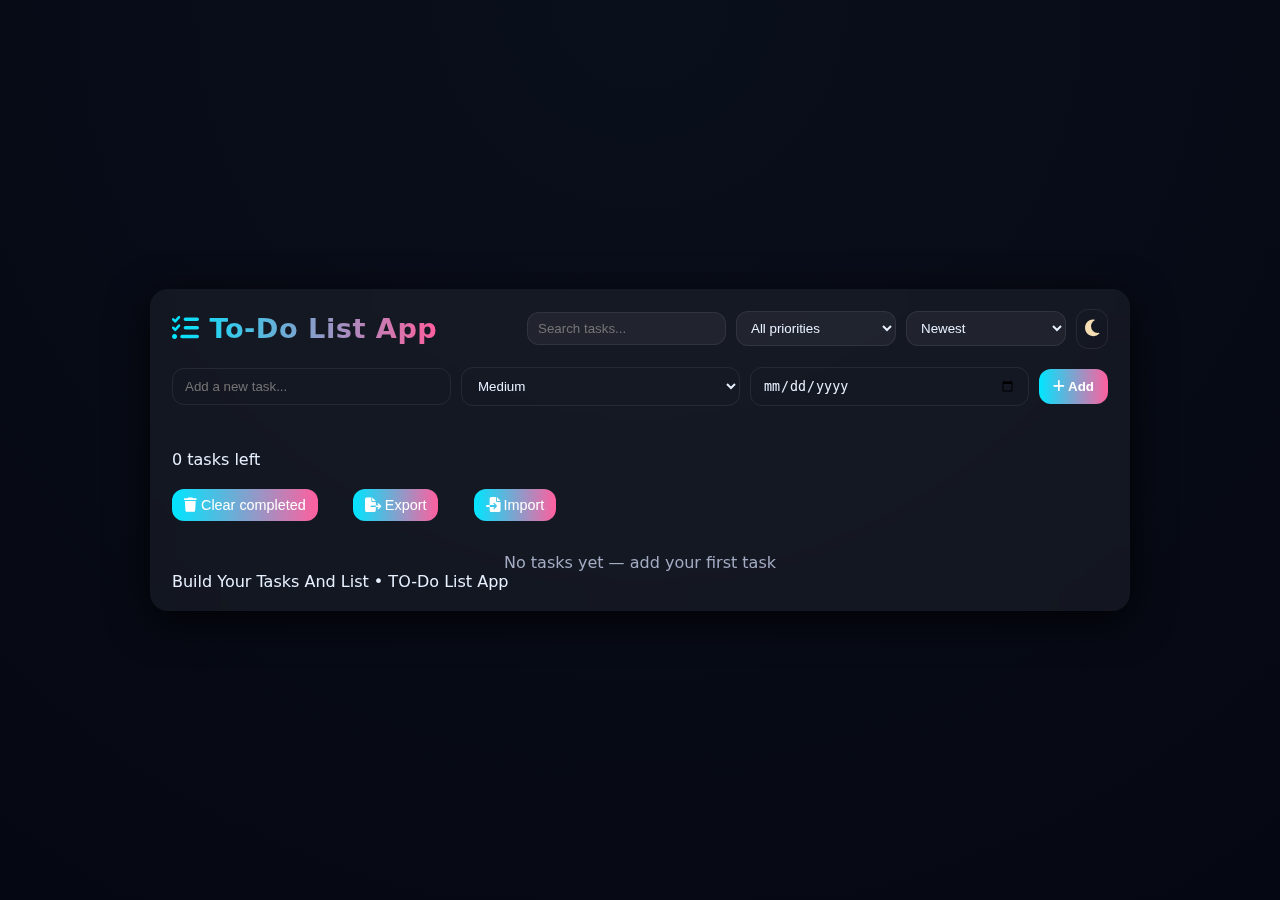
<file: index.html>
<!doctype html>
<html lang="en">
<head>
  <meta charset="utf-8" />
  <meta name="viewport" content="width=device-width, initial-scale=1" />
  <title>Advanced To-Do List App — Tushar</title>
  
  <!-- Main stylesheet -->
  <link rel="stylesheet" href="style.css">
  
  
  <!-- Font Awesome for icons -->
  <link rel="stylesheet" href="https://cdnjs.cloudflare.com/ajax/libs/font-awesome/6.5.0/css/all.min.css">
</head>
<body>
  <main class="app">
    
    <!-- ===== HEADER ===== -->
    <header class="app-header">
      <!-- App Title with icon -->
      <h1><i class="fa-solid fa-list-check"></i> To-Do List App</h1>
      
      <!-- Controls: Search, Filter, Sort, Theme Toggle -->
      <div class="controls">
        <!-- Search Box -->
        <input id="searchInput" type="search" placeholder="Search tasks..." aria-label="Search tasks">

        <!-- Priority Filter -->
        <select id="filterPriority" aria-label="Filter by priority">
          <option value="all" style="color: black;">All priorities</option>
          <option value="high" style="color: black;">High</option>
          <option value="medium" style="color: black;">Medium</option>
          <option value="low" style="color: black;">Low</option>
        </select>

        <!-- Sorting -->
        <select id="sortBy" aria-label="Sort tasks">
          <option value="createdDesc" style="color: black;">Newest</option>
          <option value="createdAsc" style="color: black;">Oldest</option>
          <option value="dueAsc" style="color: black;">Due soon</option>
          <option value="priorityDesc" style="color: black;">Priority</option>
        </select>

        <!-- Theme Toggle Button -->
        <button id="themeToggle" class="icon-btn" title="Toggle theme">
          <i class="fa-solid fa-moon" style="color: wheat;"></i>
        </button>
      </div>
    </header>

    <!-- ===== ADD TASK PANEL ===== -->
    <section class="add-panel">
      <div class="field-row">
        <!-- Task Input -->
        <input id="taskInput" type="text" placeholder="Add a new task..." aria-label="New task">
        
        <!-- Priority Selector -->
        <select id="prioritySelect" aria-label="Set priority">
          <option value="medium" style="color: black;">Medium</option>
          <option value="high" style="color: black;">High</option>
          <option value="low" style="color: black;">Low</option>
        </select>
        
        <!-- Due Date -->
        <input id="dueInput" type="date" aria-label="Due date">
        
        <!-- Add Task Button -->
        <button id="addBtn"><i class="fa-solid fa-plus"></i> Add</button>
      </div>
      <!-- Error Message -->
      <div id="inputError" class="input-error" aria-live="polite"></div>
    </section>

    <!-- ===== TASK LIST PANEL ===== -->
    <section class="list-panel">
      <div class="list-header">
        <!-- Stats -->
        <div class="stats" style="margin-top: 20px;">
          <span id="remainingCount">0</span> tasks left
        </div>

        <!-- Bulk Actions -->
        <div class="bulk-actions" style="margin-top: 20px;">
          <button id="clearCompleted" style="margin-right: 30px;">
            <i class="fa-solid fa-trash"></i> Clear completed
          </button>
          
          <button id="exportJson" style="margin-right: 30px;">
            <i class="fa-solid fa-file-export"></i> Export
          </button>
          
          <!-- Hidden file input for import -->
          <input id="importFile" type="file" accept="application/json" hidden>
          
          <button id="importJson">
            <i class="fa-solid fa-file-import"></i> Import
          </button>
        </div>
      </div>

      <!-- Task List -->
      <ul id="taskList" class="task-list" aria-live="polite"></ul>

      <!-- Empty Note -->
      <div class="empty-note" id="emptyNote">No tasks yet — add your first task</div>
    </section>

    <!-- ===== FOOTER ===== -->
    <footer class="app-footer">
      Build Your Tasks And List • TO-Do List App
    </footer>
  </main>

  <!-- Main JavaScript -->
  <script src="script.js"></script>
</body>
</html>
</file>
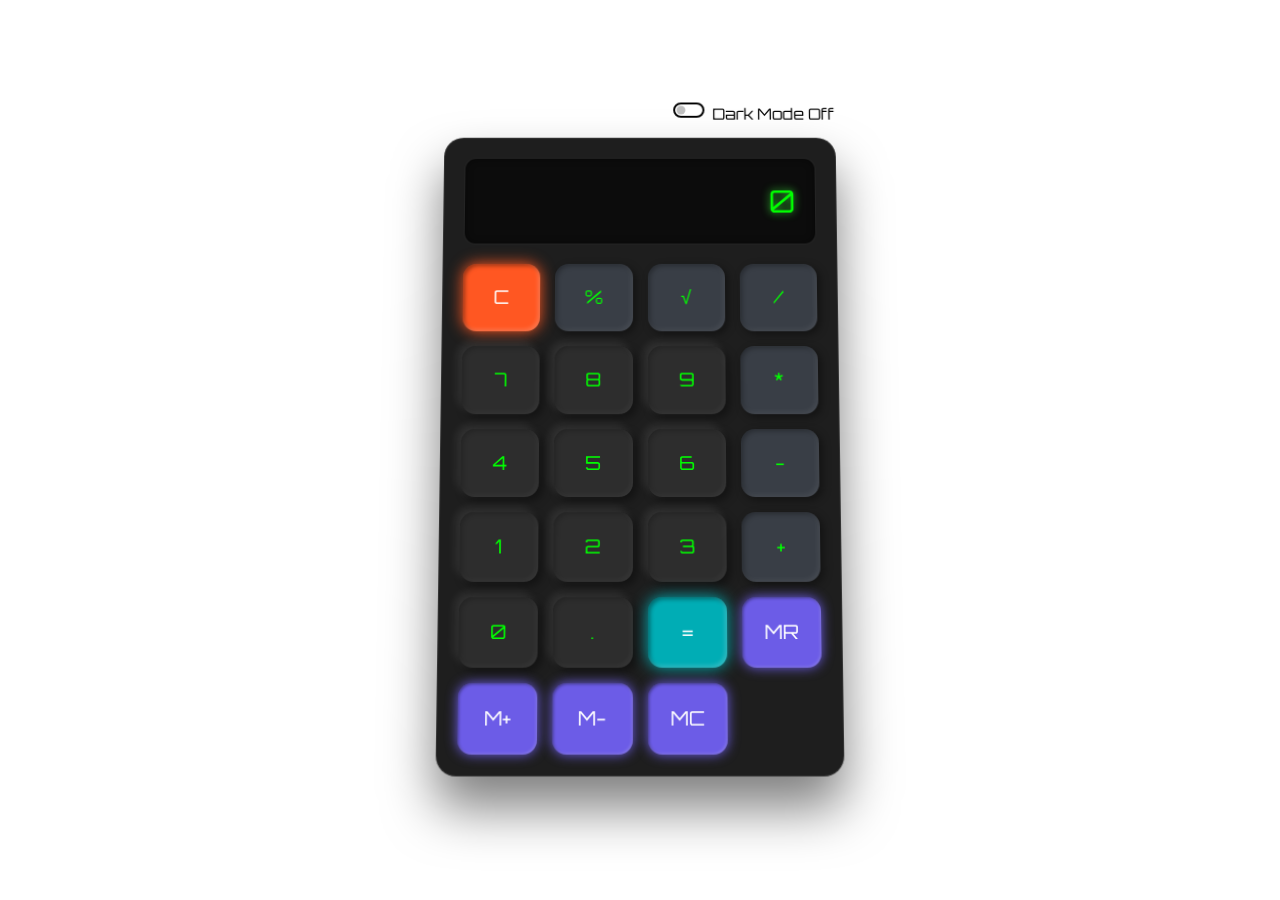
<file: calculator/index.html>
<!DOCTYPE html>
<html lang="en">

<head>
    <meta charset="UTF-8" />
    <meta name="viewport" content="width=device-width, initial-scale=1.0" />
    <title>Modern Calculator</title>

    <!-- Google Fonts for futuristic calculator text -->
    <link href="https://fonts.googleapis.com/css2?family=Orbitron&display=swap" rel="stylesheet">

    <!-- Bootstrap for toggle switch and responsive styling -->
    <link href="https://cdn.jsdelivr.net/npm/bootstrap@5.3.0/dist/css/bootstrap.min.css" rel="stylesheet">

    <link rel="stylesheet" href="style.css">
</head>
       
<body>
    <div class="calculator">
        <!-- Dark/Light Mode Toggle Switch -->
        <div class="form-check form-switch primary">
            <input class="form-check-input" type="checkbox" id="themeToggle" onclick="toggleTheme()">
            <label class="form-check-label text-black" for="themeToggle" id="themeLabel" style="margin-top: 12px;">Dark
                Mode Off</label>
        </div>

        <!-- Display Screen -->
        <div class="display" id="display">0</div>

        <!-- Calculator Buttons -->
        <div class="buttons">
            <!-- Row 1 -->
            <button class="clear" onclick="clearDisplay()">C</button>
            <button class="operator" onclick="inputValue('%')">%</button>
            <button class="operator" onclick="squareRoot()">√</button>
            <button class="operator" onclick="inputValue('/')">/</button>

            <!-- Row 2 -->
            <button onclick="inputValue('7')">7</button>
            <button onclick="inputValue('8')">8</button>
            <button onclick="inputValue('9')">9</button>
            <button class="operator" onclick="inputValue('*')">*</button>

            <!-- Row 3 -->
            <button onclick="inputValue('4')">4</button>
            <button onclick="inputValue('5')">5</button>
            <button onclick="inputValue('6')">6</button>
            <button class="operator" onclick="inputValue('-')">-</button>

            <!-- Row 4 -->
            <button onclick="inputValue('1')">1</button>
            <button onclick="inputValue('2')">2</button>
            <button onclick="inputValue('3')">3</button>
            <button class="operator" onclick="inputValue('+')">+</button>

            <!-- Row 5 -->
            <button onclick="inputValue('0')">0</button>
            <button onclick="inputValue('.')">.</button>
            <button class="equal" onclick="calculate()">=</button>

            <!-- Memory Functionality -->
            <button class="memory" onclick="memoryRecall()">MR</button>
            <button class="memory" onclick="memoryAdd()">M+</button>
            <button class="memory" onclick="memorySubtract()">M-</button>
            <button class="memory" onclick="memoryClear()">MC</button>
        </div>
    </div>
    <script src="script.js"></script>

</body>

</html>
</file>
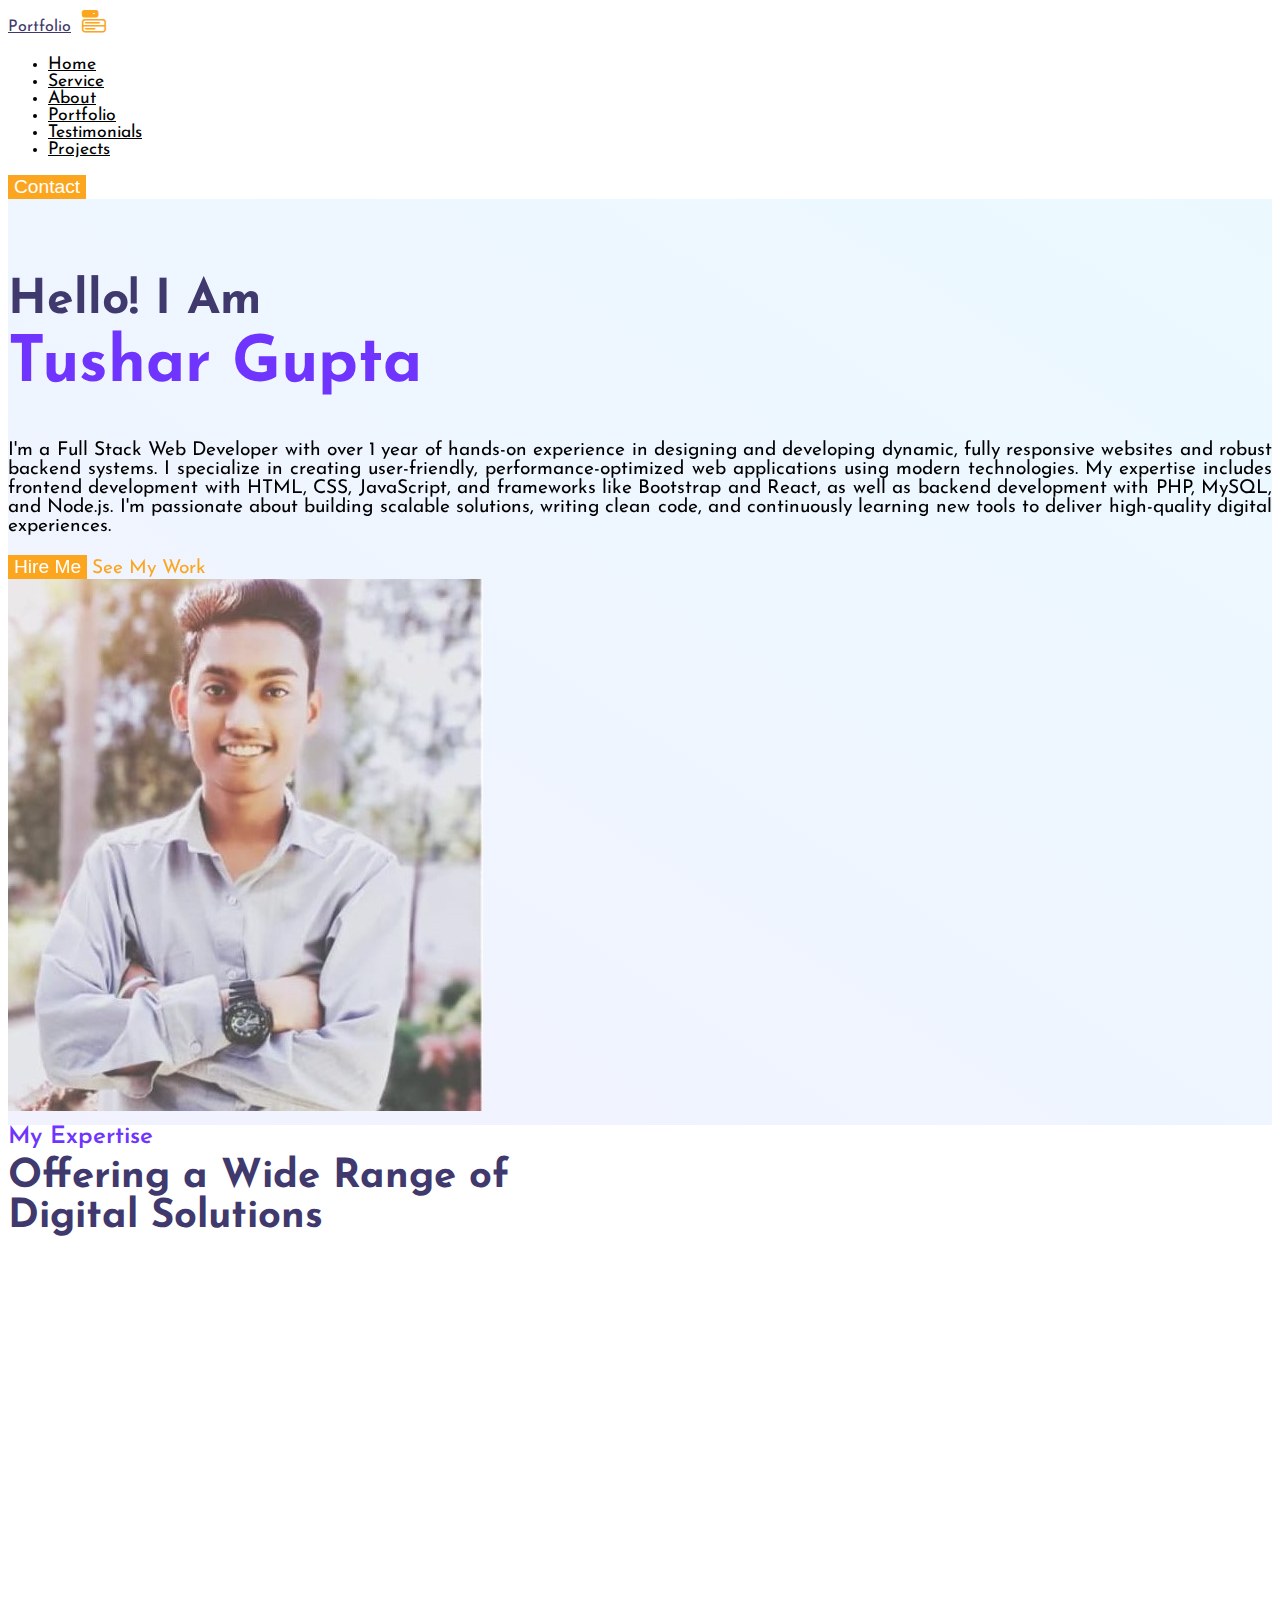
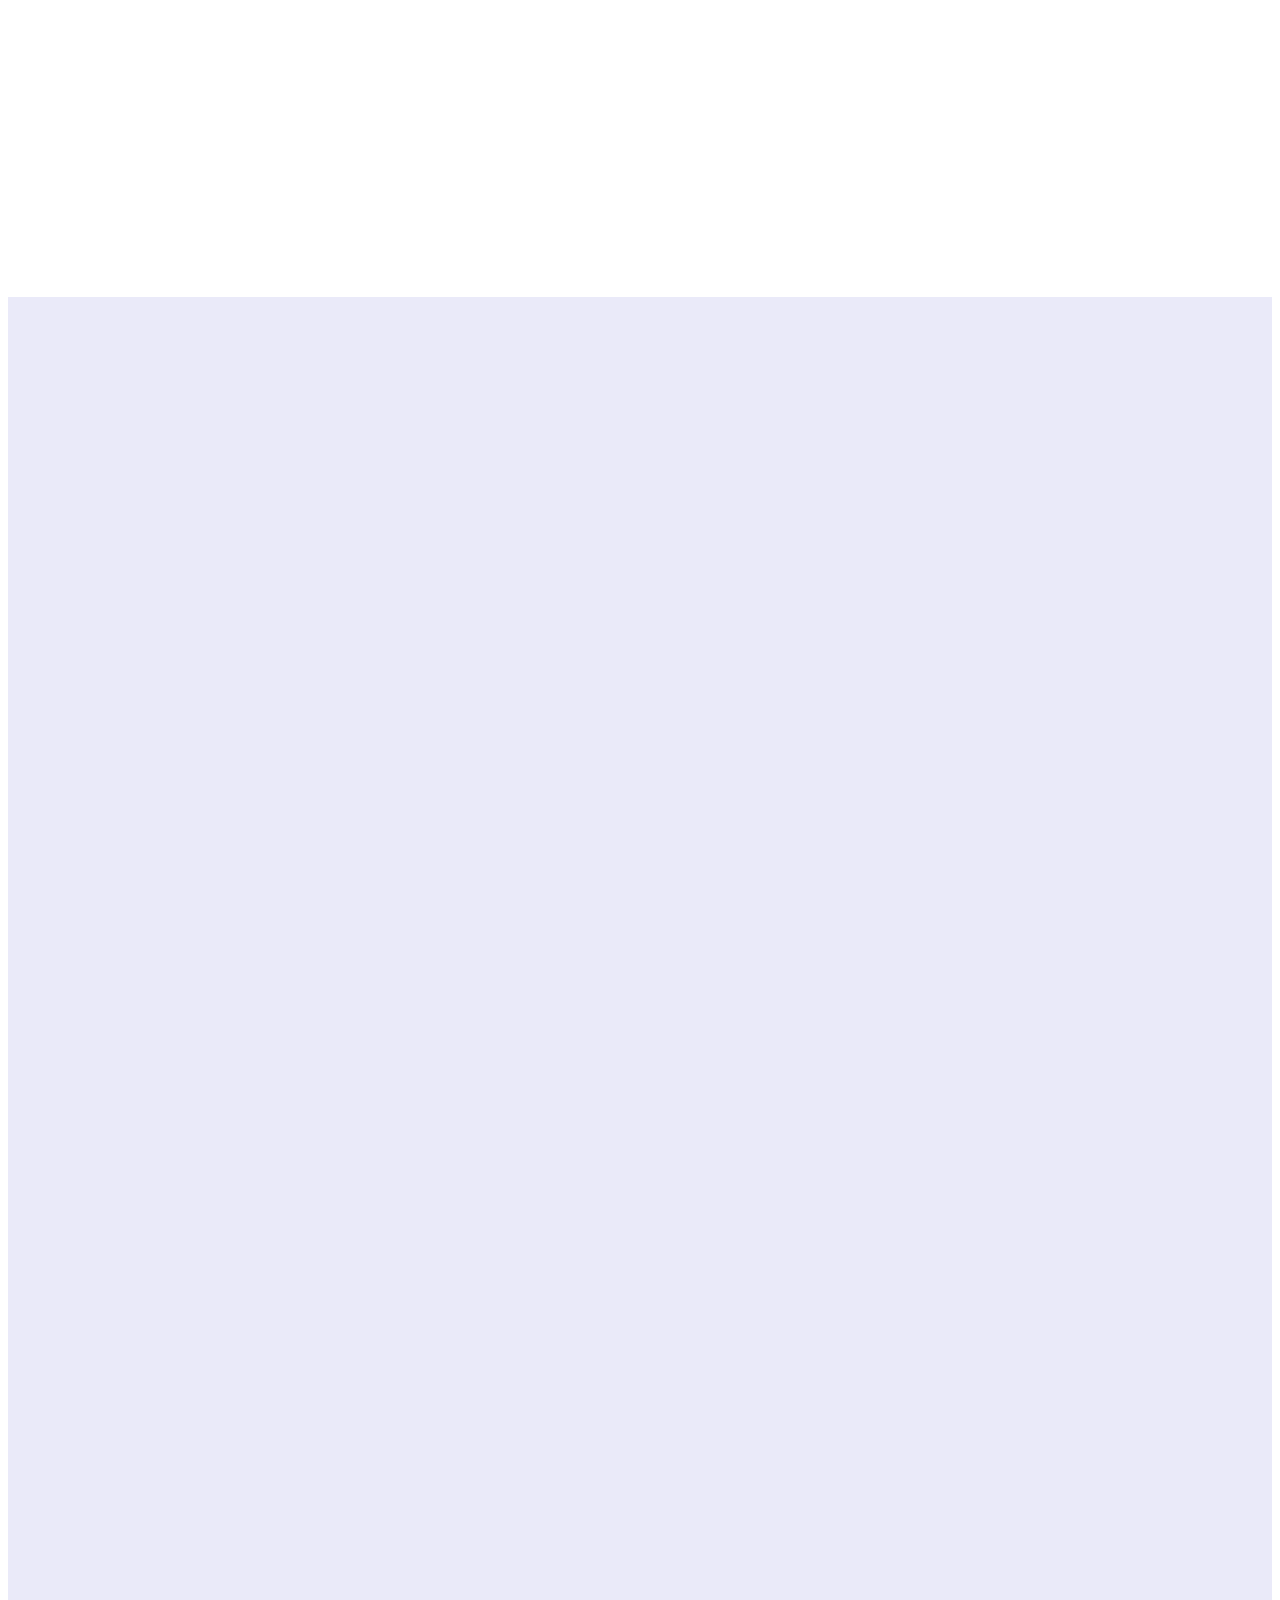
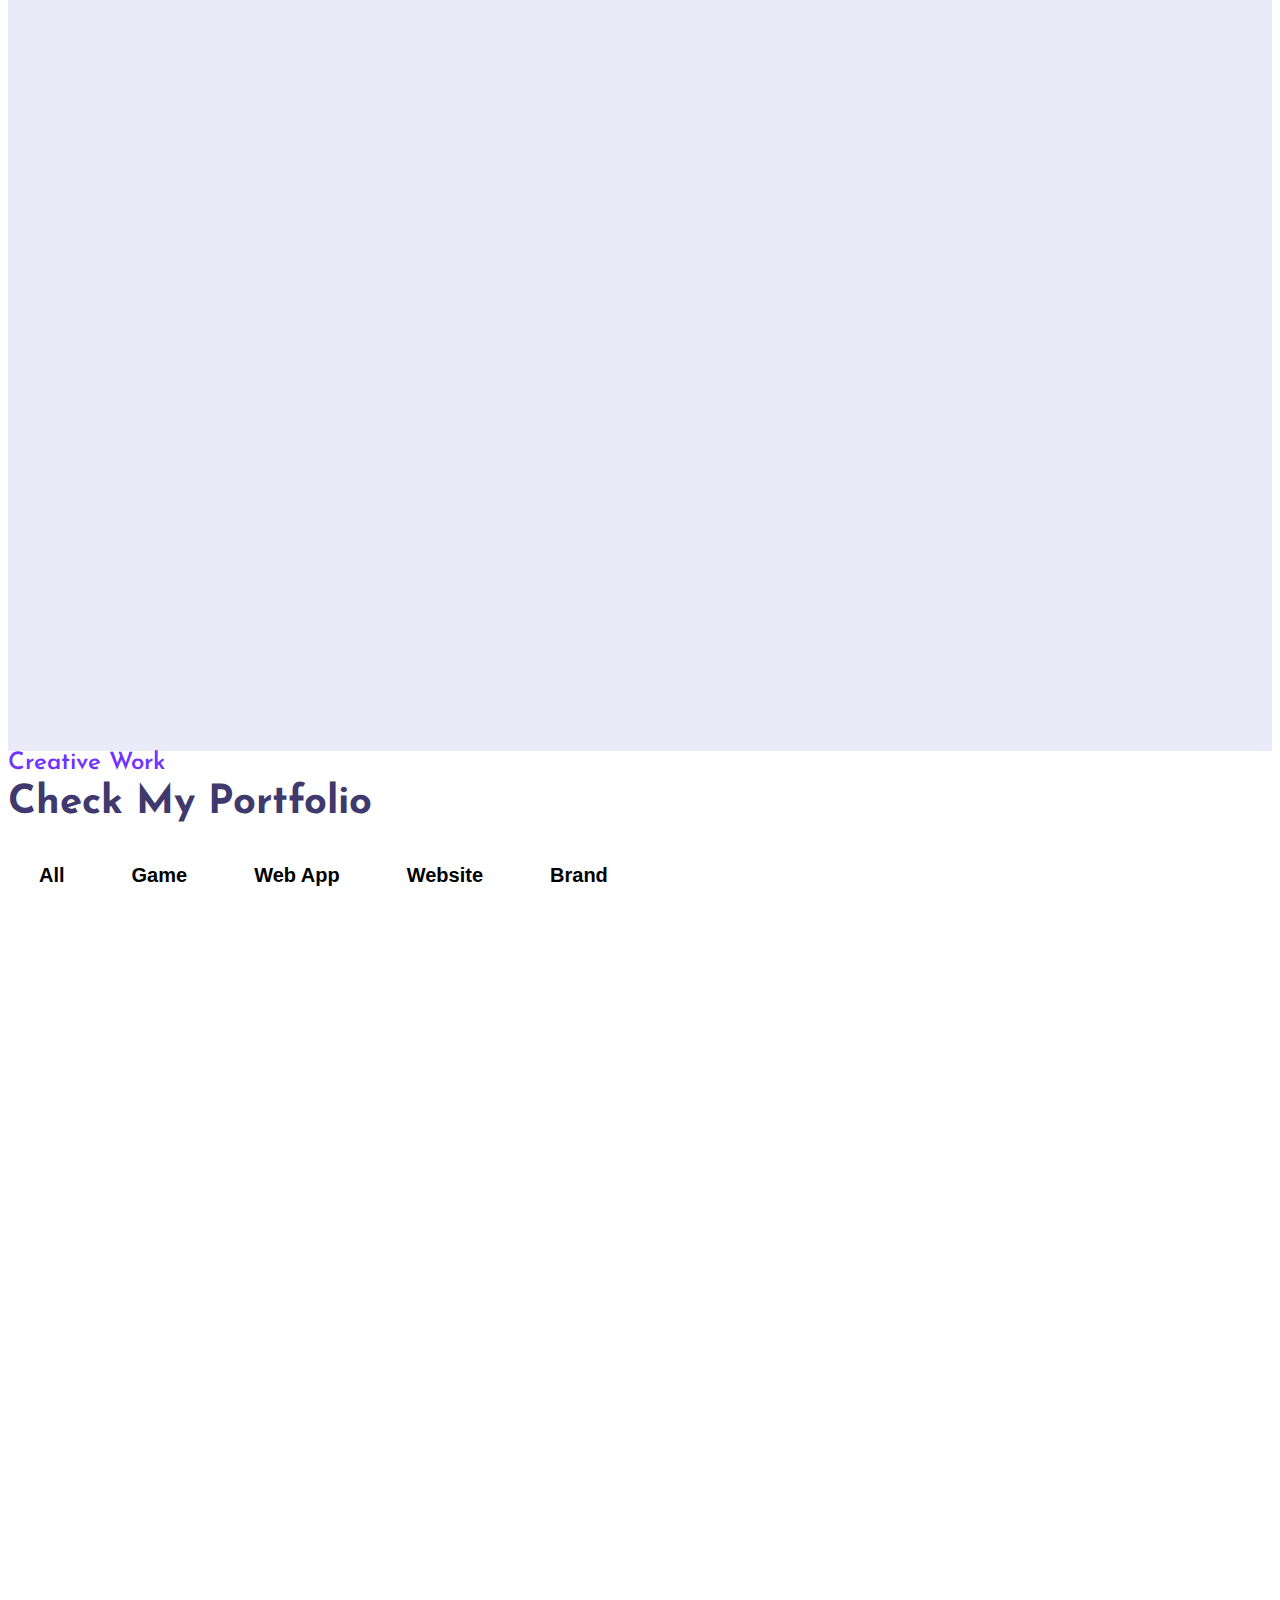
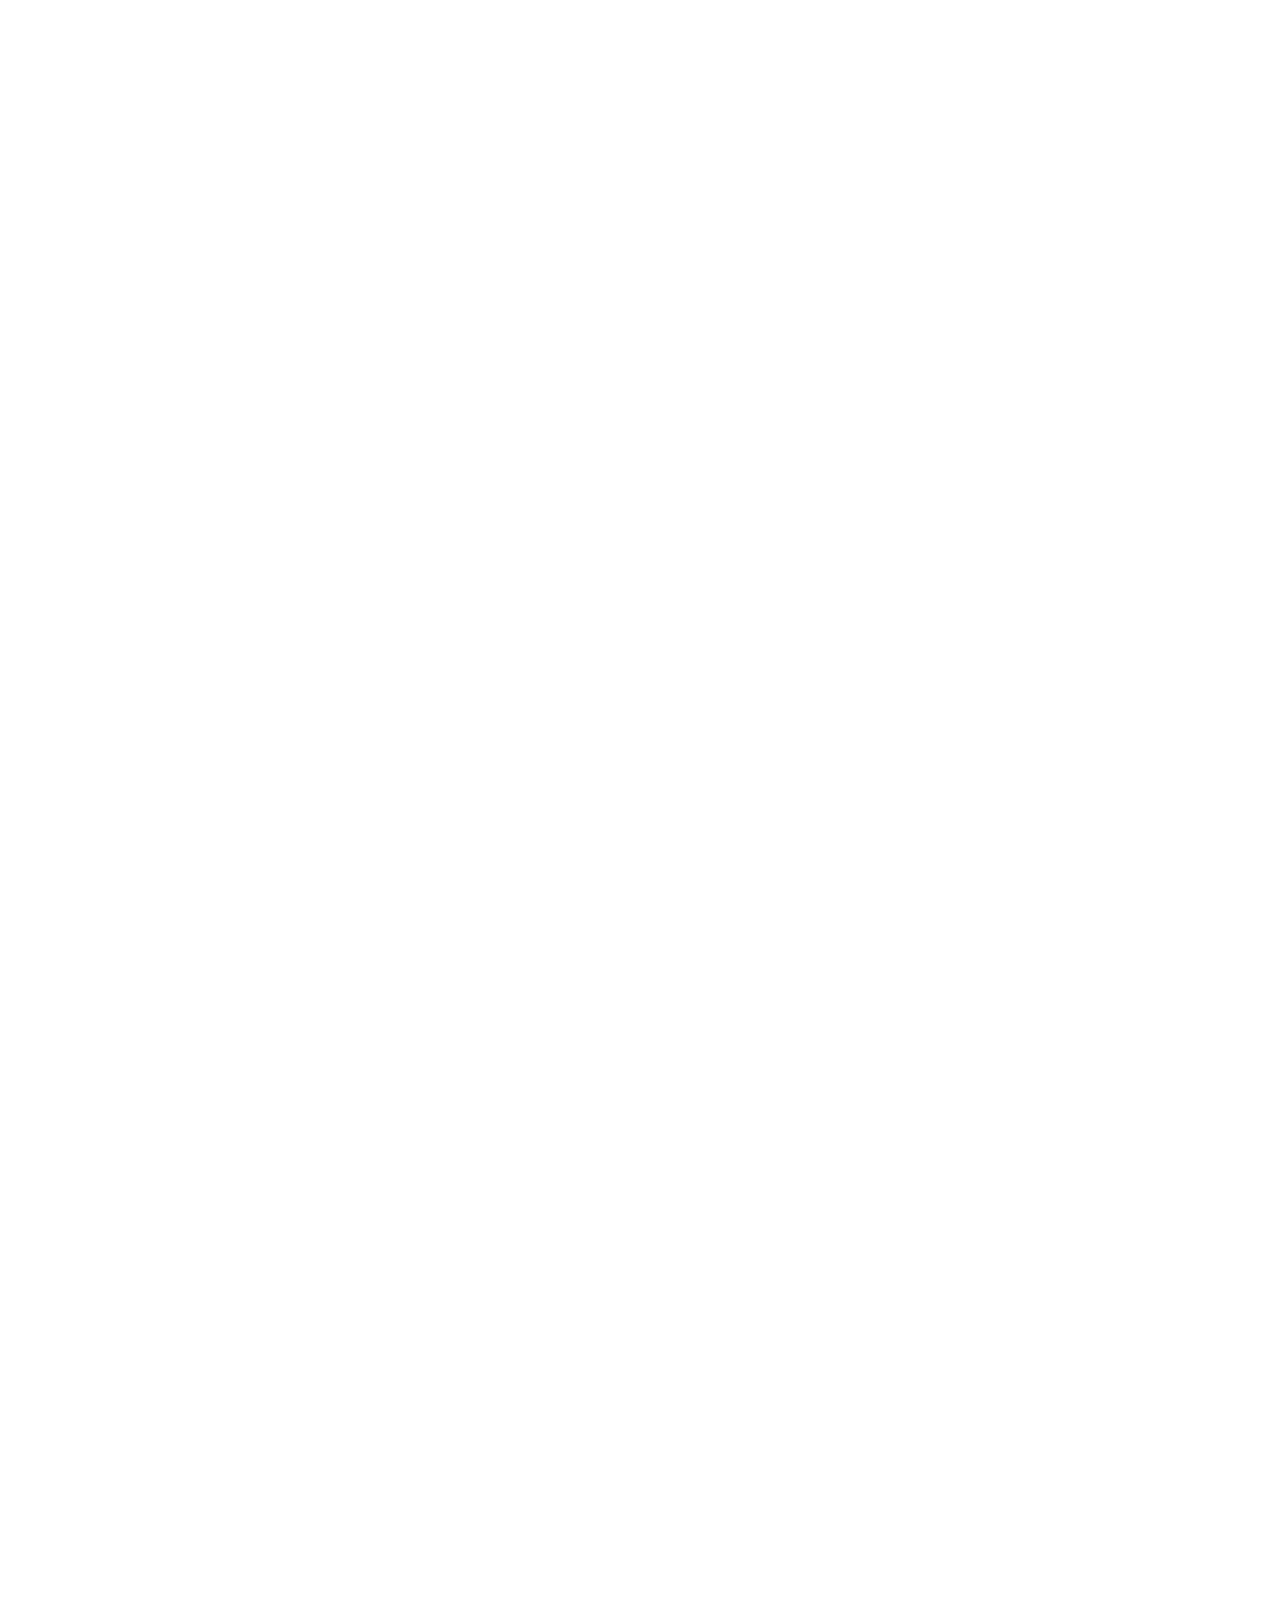
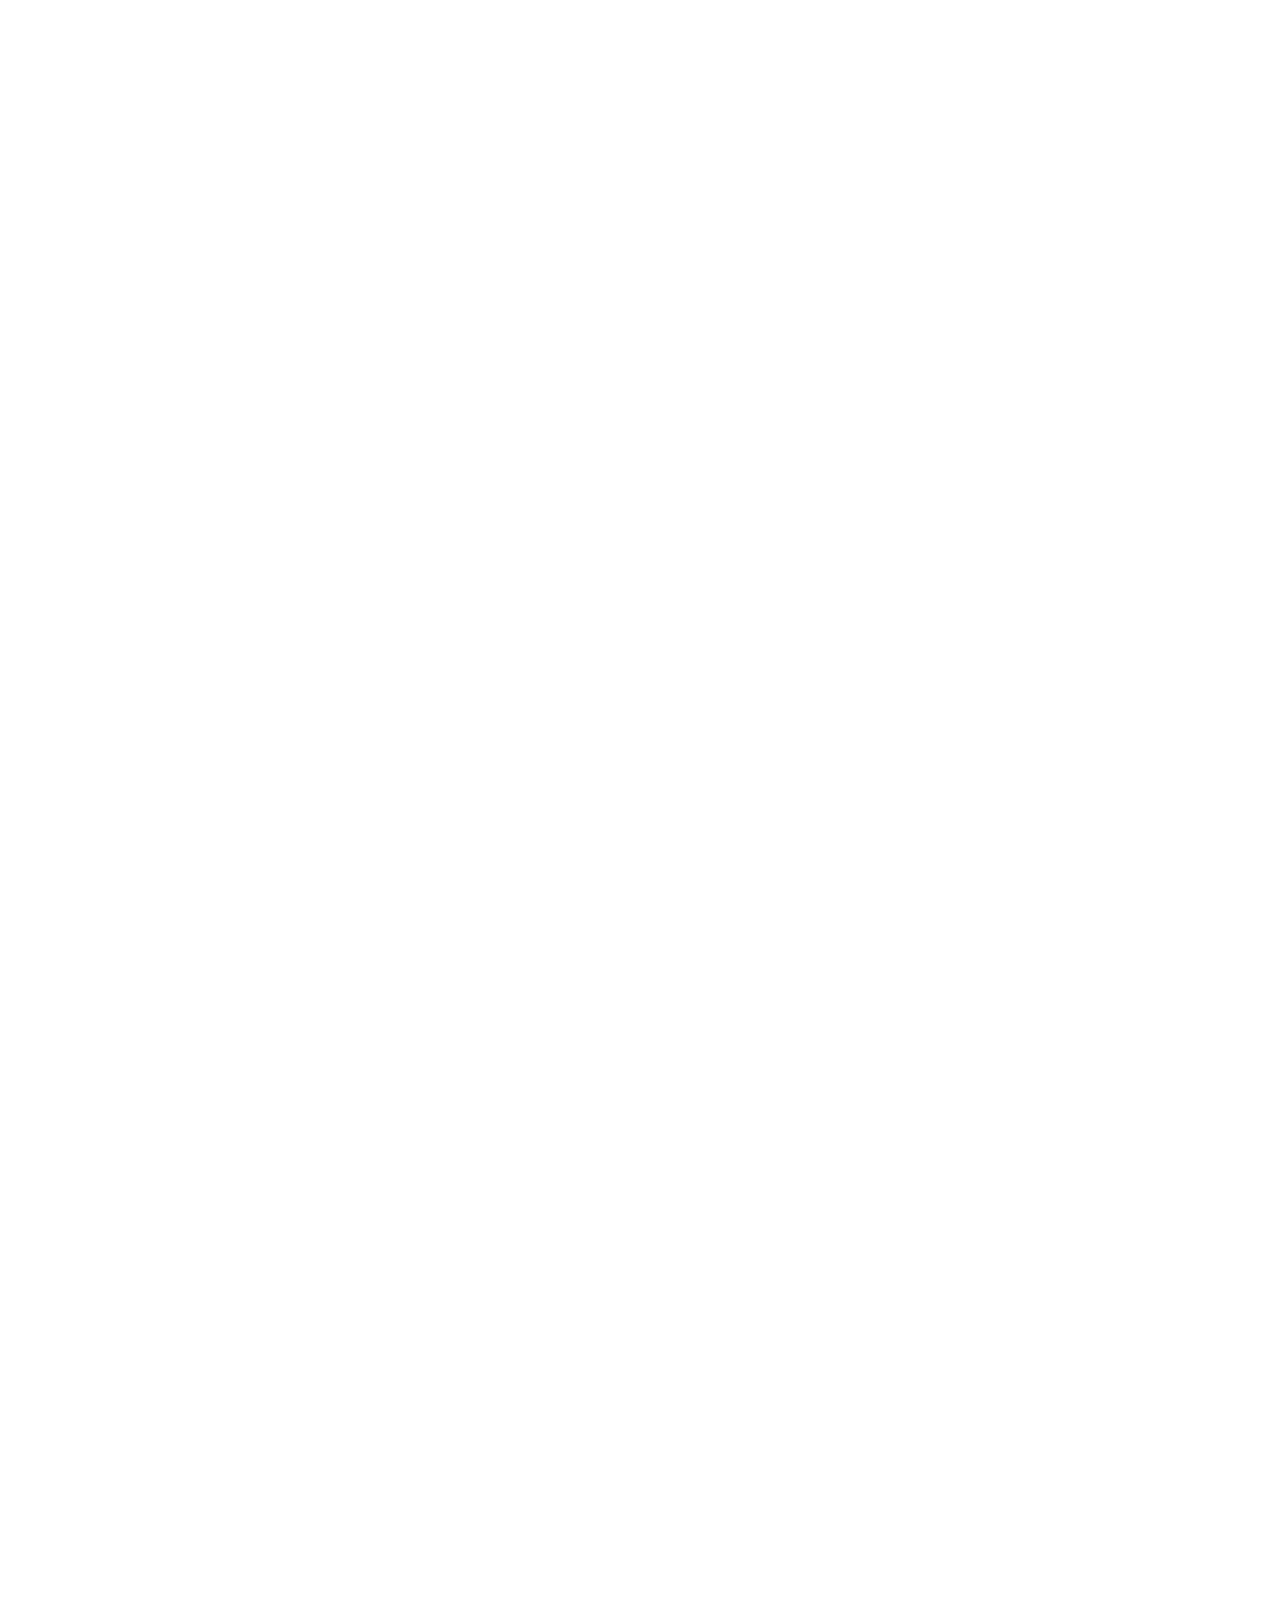
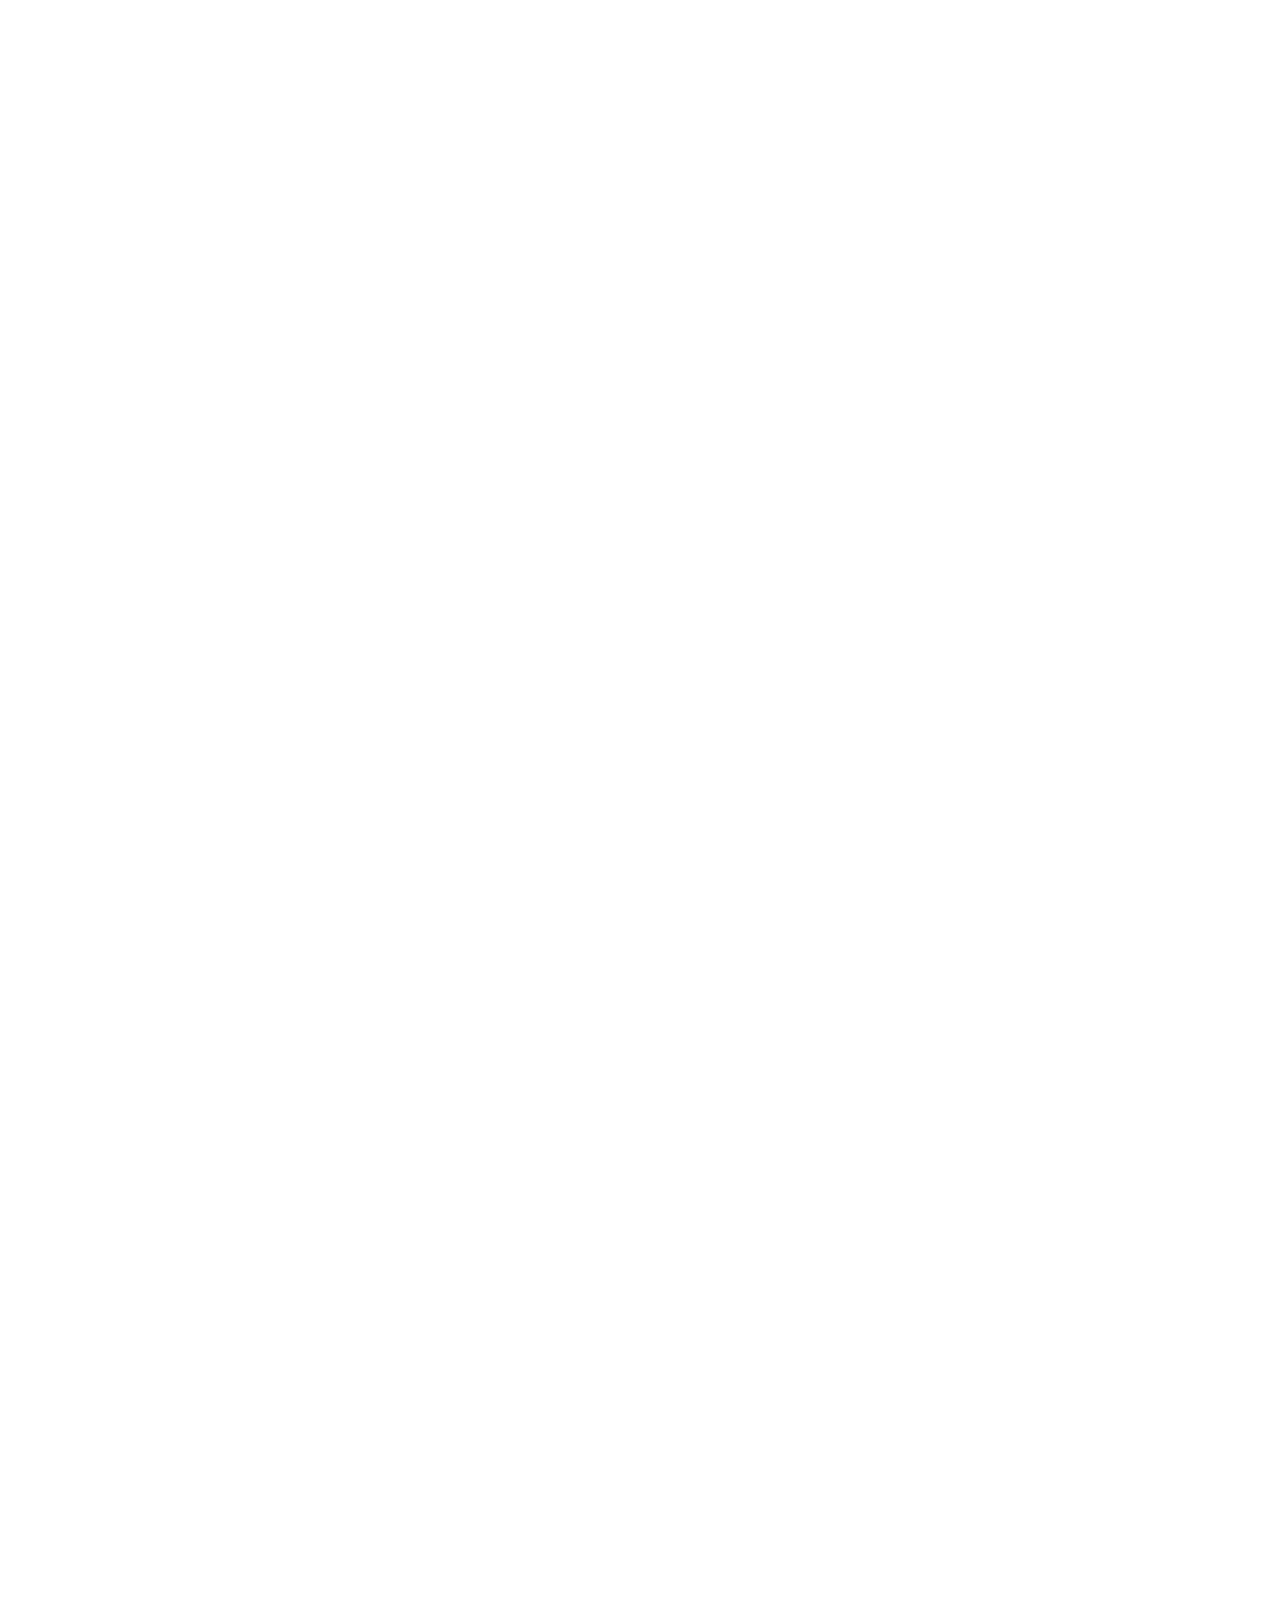
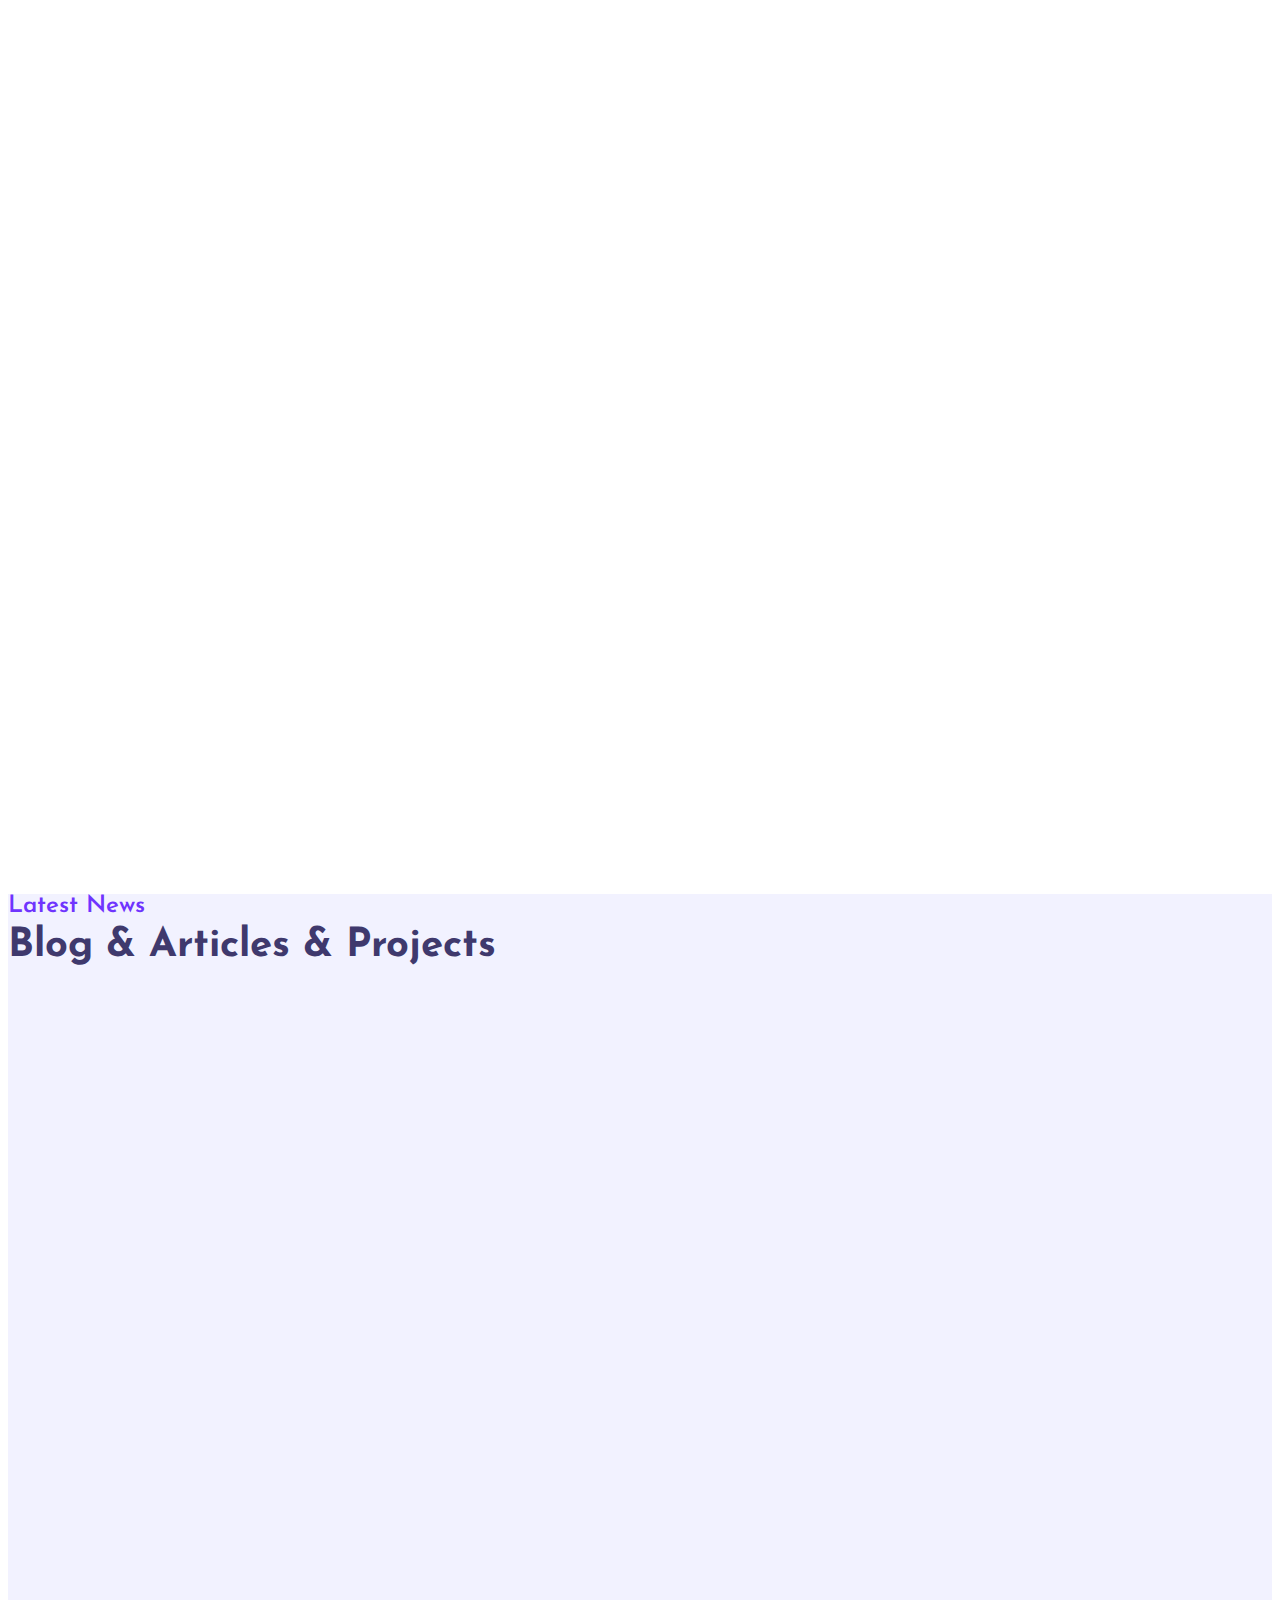
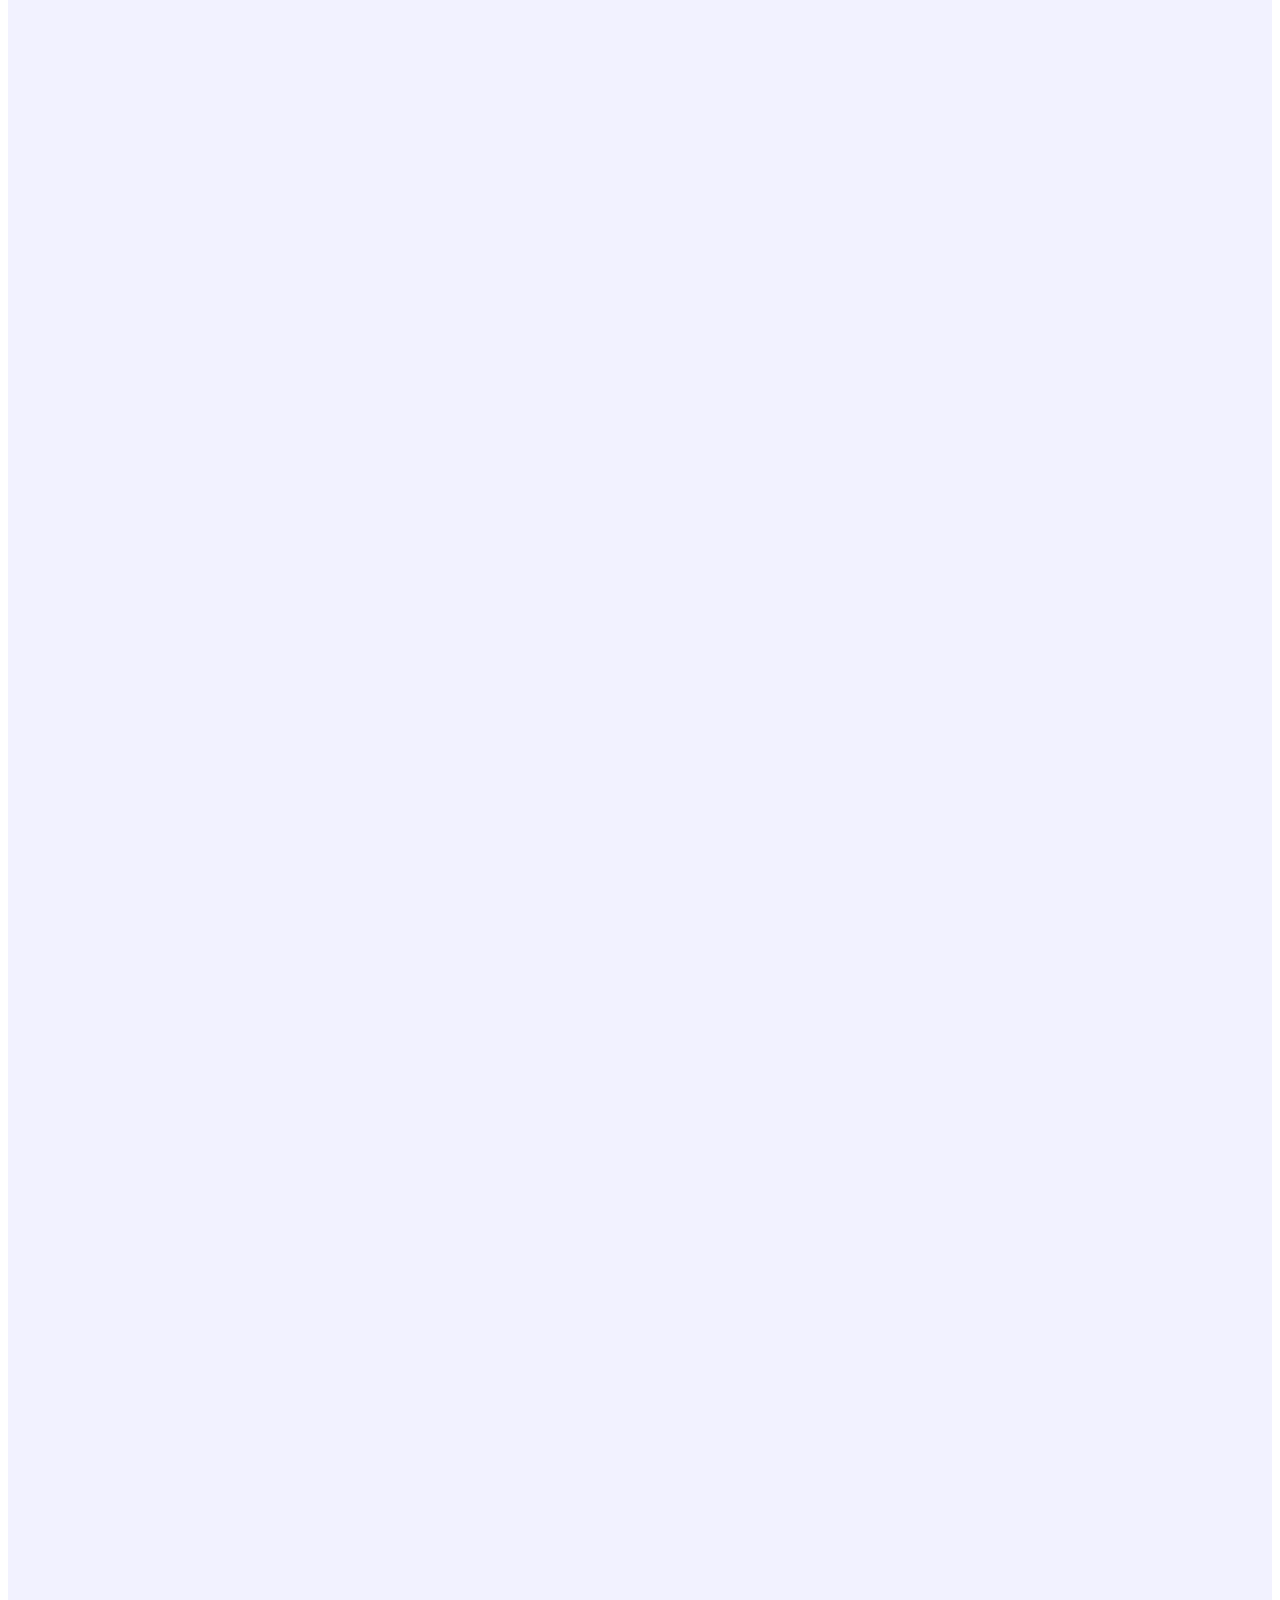
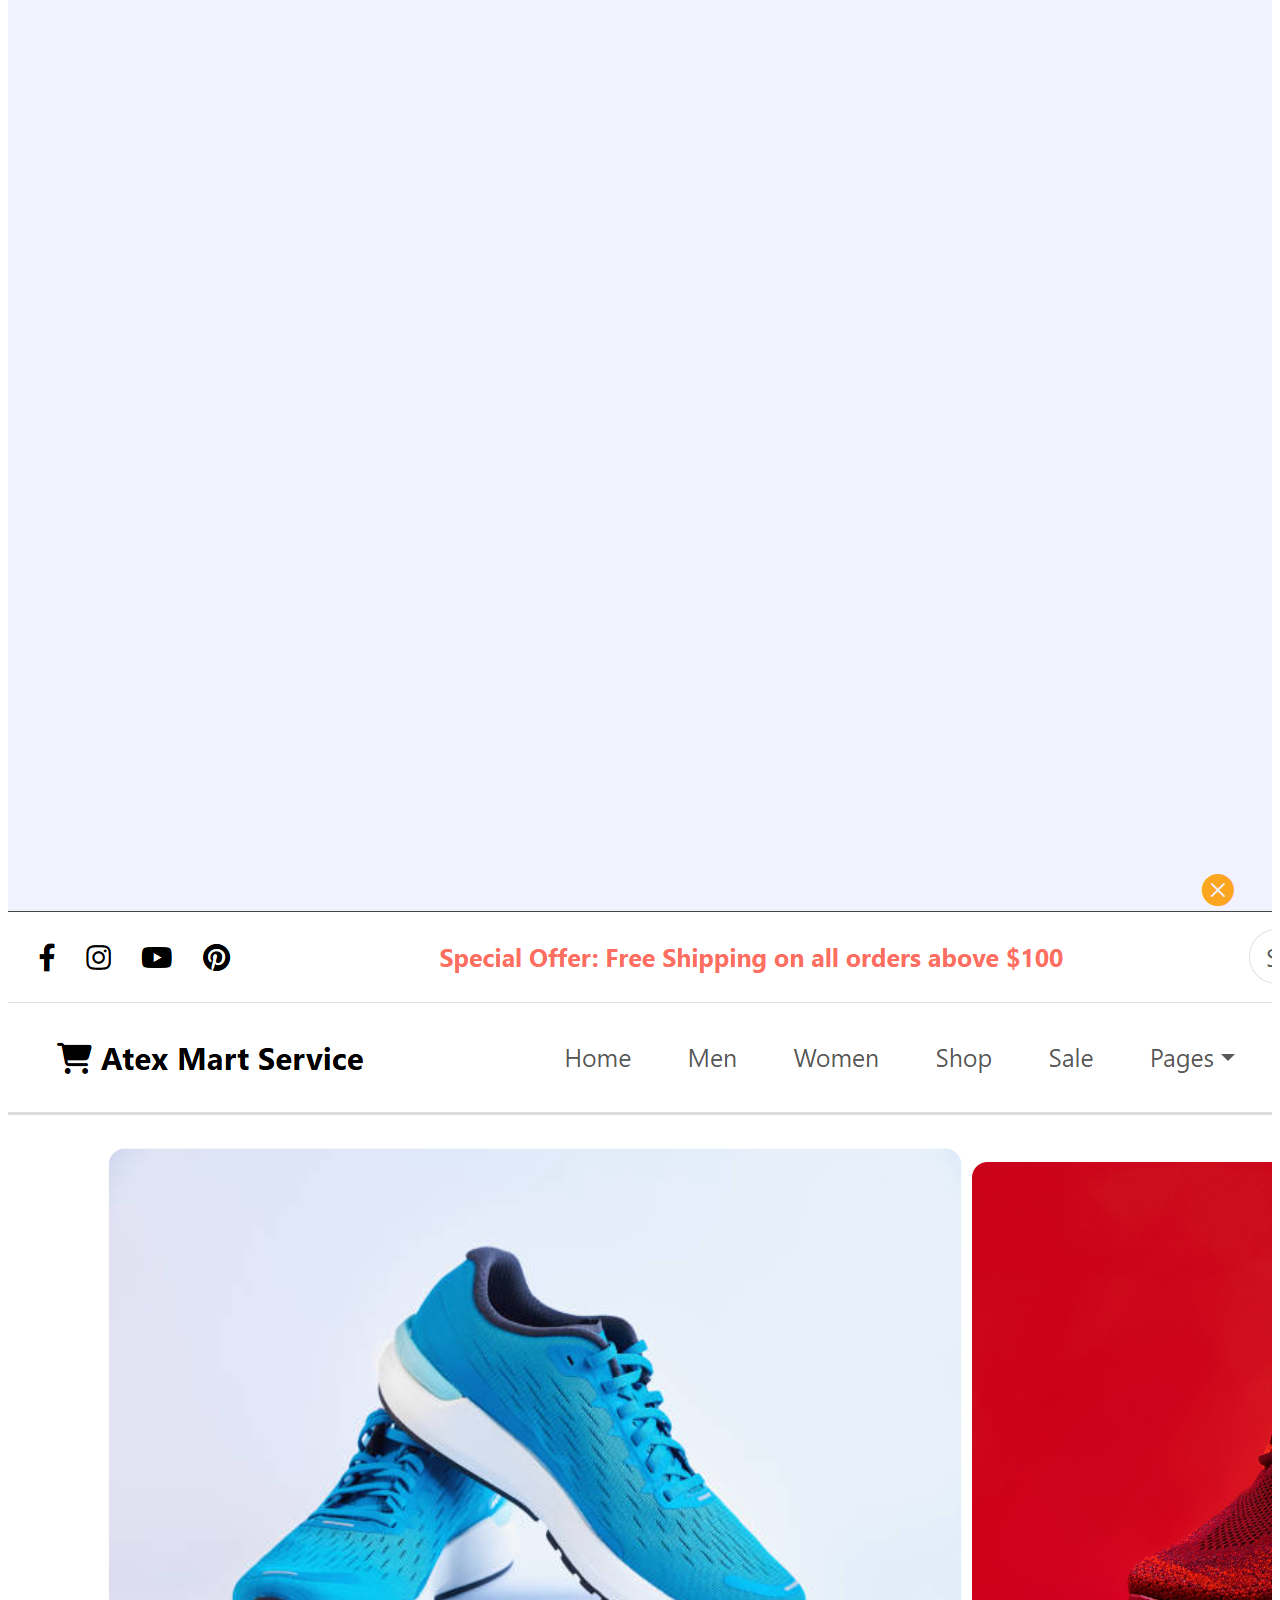
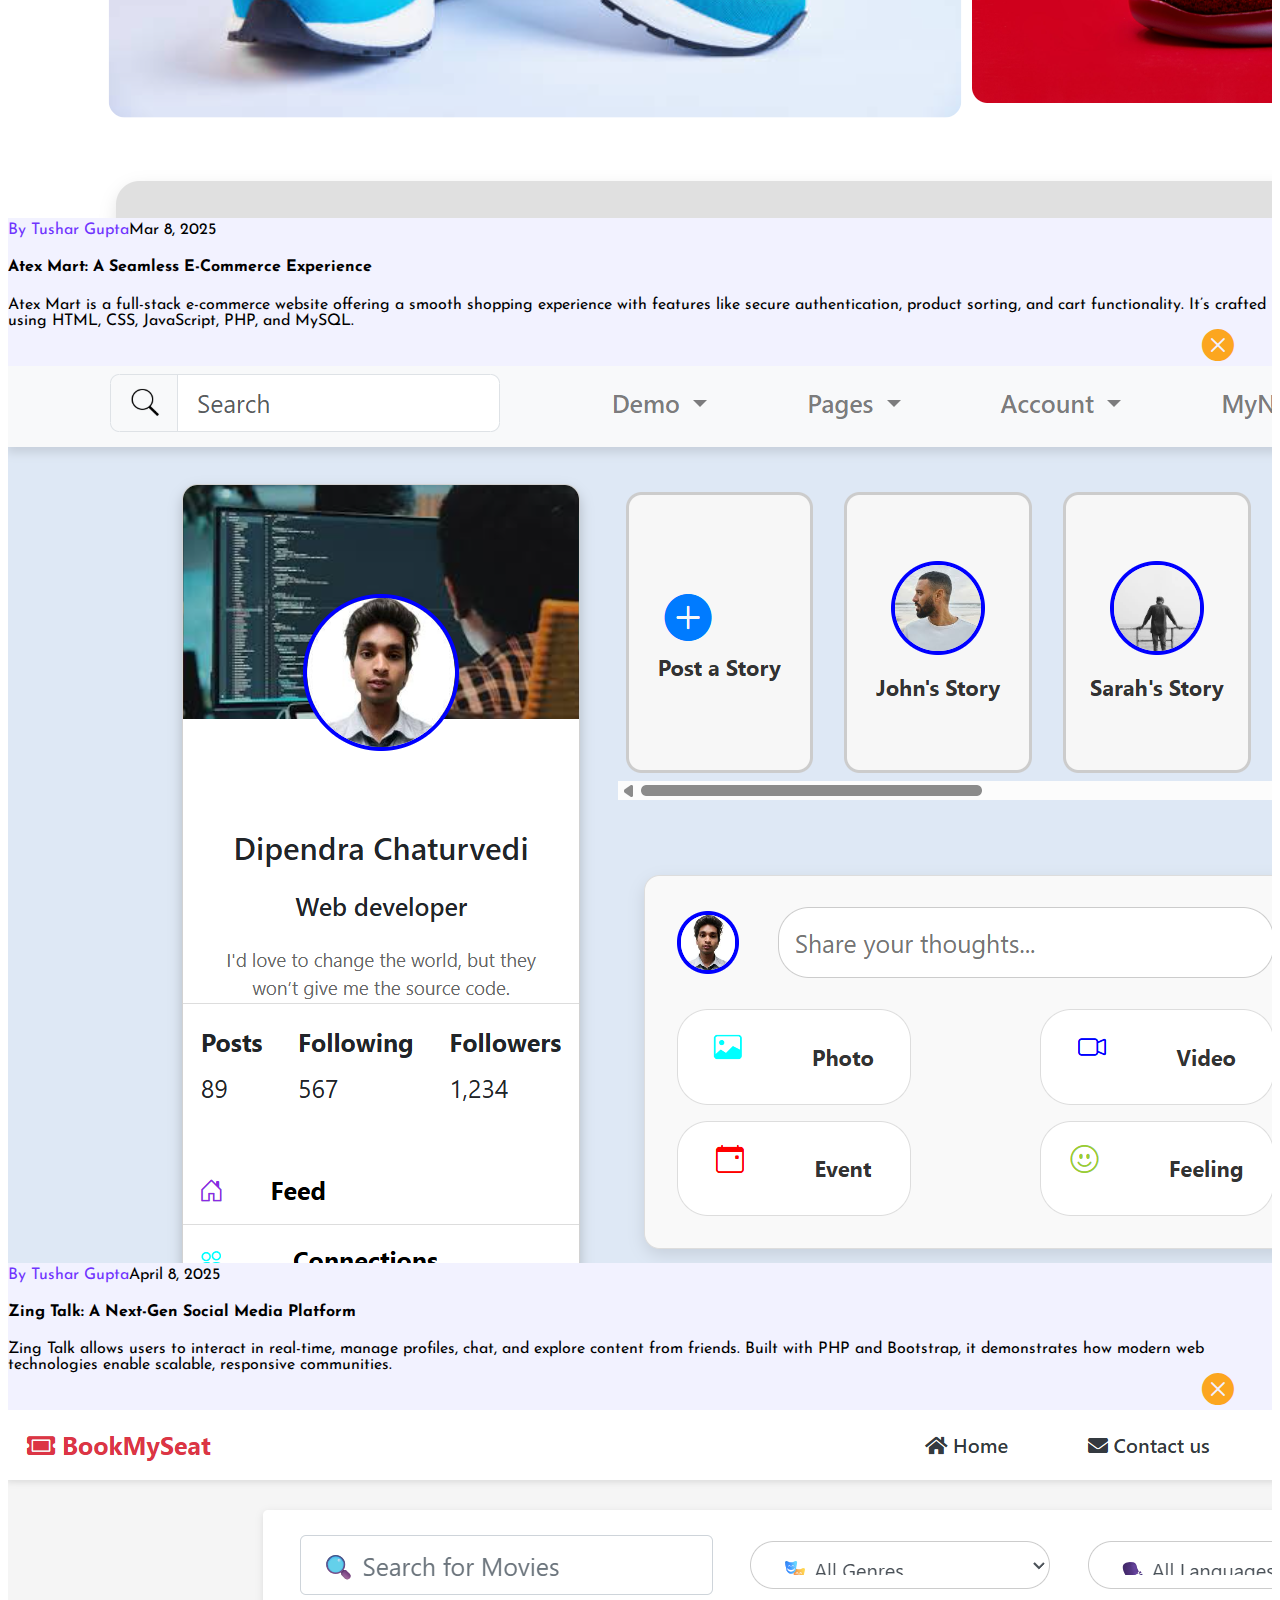
<file: Portfolio Basic project/index.html>
<!DOCTYPE html>
<html lang="en">

<head>
  <meta charset="UTF-8" />
  <meta http-equiv="X-UA-Compatible" content="IE=edge" />
  <meta name="viewport" content="width=device-width, initial-scale=1.0" />
  <title>Personal Portfolio - Tushar Gupta</title>

  <!-- bootstrap css cdn link  -->
  <link href="https://cdn.jsdelivr.net/npm/bootstrap@5.2.3/dist/css/bootstrap.min.css" rel="stylesheet"
    integrity="sha384-rbsA2VBKQhggwzxH7pPCaAqO46MgnOM80zW1RWuH61DGLwZJEdK2Kadq2F9CUG65" crossorigin="anonymous" />

  <!-- custom css file -->
  <link rel="stylesheet" href="css/style.css" />

  <!-- google font link -->
  <link rel="preconnect" href="https://fonts.googleapis.com" />
  <link rel="preconnect" href="https://fonts.gstatic.com" crossorigin />
  <link href="https://fonts.googleapis.com/css2?family=Josefin+Sans:wght@300;400;500;600;700&display=swap"
    rel="stylesheet" />

  <!-- bootstrap icon cdn link  -->
  <link rel="stylesheet" href="https://cdn.jsdelivr.net/npm/bootstrap-icons@1.10.4/font/bootstrap-icons.css" />

  <!-- for adding animation to website we have use AOS library 
    AOS Library css file cdn link -->
  <link rel="stylesheet" href="https://unpkg.com/aos@next/dist/aos.css" />

  <!-- jquery cdn link  -->
  <script src="https://ajax.googleapis.com/ajax/libs/jquery/3.6.4/jquery.min.js"></script>
</head>

<body>
  <!-- navbar starts -->
  <nav id="navbar-top" class="navbar navbar-expand-lg navbar-light bg-white sticky-top">
    <div class="container-fluid px-5">
      <a class="navbar-brand fw-bold fs-2" href="#" style="color: #3f396d">Portfolio</a>
      <button class="nav-menu d-md-none" type="button" data-bs-toggle="collapse" data-bs-target="#navbarNav">
        <i class="bi bi-menu-button-fill"></i>
      </button>
      <div class="collapse navbar-collapse justify-content-center" id="navbarNav">
        <ul class="navbar-nav gap-4" style="font-size: 1.1rem">
          <li class="nav-item">
            <a class="nav-link" aria-current="page" href="#">Home</a>
          </li>
          <li class="nav-item">
            <a class="nav-link" href="#service">Service</a>
          </li>
          <li class="nav-item">
            <a class="nav-link" href="#about">About</a>
          </li>
          <li class="nav-item">
            <a class="nav-link" href="#portfolio">Portfolio</a>
          </li>
          <li class="nav-item">
            <a class="nav-link" href="#testimonial">Testimonials</a>
          </li>
          <li class="nav-item">
            <a class="nav-link" href="#blog">Projects</a>
          </li>
        </ul>
      </div>
      <button class="c-btn ms-4 py-2 px-4 rounded-pill d-none d-md-block">Contact</button>
    </div>
  </nav>
  <!-- navbar ends here -->

  <!-- home section starts  -->
  <section class="home pt-5 pb-5" id="home">
    <div class="row justify-content-evenly align-middle">
      <!-- here data-aos is used for adding aos animation  -->
      <div class="col-10 col-md-6 text-center text-md-start" data-aos="slide-right">
        <h2 style="color: #3f396d">
          Hello! I Am <br /><span class="c-orange">Tushar Gupta</span>
        </h2>
        <p class="text-muted" style="text-align: justify;">
          I'm a Full Stack Web Developer with over 1 year of hands-on experience in designing and developing dynamic,
          fully responsive websites and robust backend systems. I specialize in creating user-friendly,
          performance-optimized web applications using modern technologies. My expertise includes frontend development
          with HTML, CSS, JavaScript, and frameworks like Bootstrap and React, as well as backend development with PHP,
          MySQL, and Node.js. I'm passionate about building scalable solutions, writing clean code, and continuously
          learning new tools to deliver high-quality digital experiences.
        </p>
        <button class="c-btn h-btn mt-3 py-3 px-5 rounded-pill">
          Hire Me
        </button>
        <a href="" class="link ms-4 d-none">See My Work</a>
      </div>
      <div class="col-10 col-md-4 d-none d-md-block">
        <img src="images/tushar1.jpeg" class="img-fluid" alt="" />
      </div>
    </div>
  </section>
  <!-- home section ends here -->

  <!-- expertise section starts -->
  <section class="expertise mt-5" id="service">
    <div class="heading text-center">
      <small>My Expertise</small>
      <h3>
        Offering a Wide Range of <br />
        Digital Solutions
      </h3>
    </div>
    <div class="row justify-content-evenly mt-5">
      <!-- Web Design -->
      <div class="col-10 col-md-4" data-aos="fade-up">
        <div class="service-card">
          <div class="img">
            <img src="images/service-icon1.png" class="w-25 img-fluid img" alt="Web Design Icon" />
          </div>
          <div class="content mt-3">
            <h4>Web Design</h4>
            <p class="text-muted">
              I create modern, clean, and user-friendly website designs that reflect your brand and deliver an
              exceptional user experience.
            </p>
            <a href="#" class="link">Read More</a>
          </div>
        </div>
      </div>

      <!-- Web Development -->
      <div class="col-md-4 col-10" data-aos="fade-up">
        <div class="service-card">
          <div class="img">
            <img src="images/service-icon2.png" class="w-25 img-fluid img" alt="Web Development Icon" />
          </div>
          <div class="content mt-3">
            <h4>Web Development</h4>
            <p class="text-muted">
              From static sites to dynamic applications, I build responsive and high-performance websites using the
              latest technologies.
            </p>
            <a href="#" class="link">Read More</a>
          </div>
        </div>
      </div>

      <!-- Debugging -->
      <div class="col-md-4 col-10" data-aos="fade-up">
        <div class="service-card">
          <div class="img">
            <img src="images/service-icon3.png" class="w-25 img-fluid img" alt="Debugging Icon" />
          </div>
          <div class="content mt-3">
            <h4>Debugging</h4>
            <p class="text-muted">
              I help identify and fix bugs quickly, ensuring your website or application runs smoothly and error-free
              across all devices.
            </p>
            <a href="#" class="link">Read More</a>
          </div>
        </div>
      </div>
    </div>
  </section>

  <!-- expertise section ends here -->

  <!-- skill section starts -->
  <section class="skill mt-5 py-5" id="about">
    <div class="row justify-content-evenly">
      <!-- Skill Progress Section -->
      <div class="col-10 col-md-5 skill-with-progress" data-aos="slide-right">
        <div class="row justify-content-evenly">
          <div class="col-10 col-md-6">
            <div class="progress-card ms-3 ms-md-0">
              <div class="circular-progress html-css">
                <span class="progress-value html-progress">0%</span>
              </div>
              <br />
              <span class="text">HTML & CSS</span>
            </div>
          </div>
          <div class="col-10 col-md-6 mt-4 mt-md-0">
            <div class="progress-card ms-3 ms-md-0">
              <div class="circular-progress javascript">
                <span class="progress-value javascript-progress">0%</span>
              </div>
              <br />
              <span class="text">JavaScript</span>
            </div>
          </div>
        </div>
        <div class="row justify-content-evenly mt-4">
          <div class="col-10 col-md-6">
            <div class="progress-card ms-3 ms-md-0">
              <div class="circular-progress php">
                <span class="progress-value php-progress">0%</span>
              </div>
              <br />
              <span class="text">PHP</span>
            </div>
          </div>
          <div class="col-10 col-md-6 mt-4 mt-md-0">
            <div class="progress-card ms-3 ms-md-0">
              <div class="circular-progress reactjs">
                <span class="progress-value reactjs-progress">0%</span>
              </div>
              <br />
              <span class="text">ReactJS</span>
            </div>
          </div>
        </div>
      </div>

      <!-- Skill Description Section -->
      <div class="col-10 col-md-5 skill-detail" data-aos="slide-left">
        <div class="heading mt-5 mt-md-3">
          <small>My Skills</small>
          <h3>Crafting Modern & Engaging Web Experiences</h3>
          <p class="text-muted">
            With a solid foundation in front-end and back-end technologies, I specialize in building visually appealing
            and highly functional websites. From creating responsive layouts using HTML, CSS, and JavaScript to
            developing robust backend logic with PHP and modern frameworks like ReactJS, I bring ideas to life with
            clean code and creativity.
          </p>
          <p class="text-muted">
            I am passionate about web development and constantly enhancing my skills to stay up-to-date with the latest
            trends. I focus on writing efficient, maintainable code and delivering smooth user experiences across
            devices.
          </p>
          <!-- Open Resume in New Tab -->
          <button class="c-btn h-btn mt-3 py-3 px-5 rounded-pill" onclick="openAndDownload()">
            View & Download CV
          </button>

        </div>
      </div>
    </div>
  </section>

  <!-- skill section end here -->

  <!-- portfolio section starts here -->
  <section class="portfolio" id="portfolio">
    <div class="heading text-center pt-5">
      <small>Creative Work</small>
      <h3>Check My Portfolio</h3>
    </div>

    <div id="myBtnContainer" class="text-center mt-4">
      <!-- here we will create custom attribute using data- for filtering -->
      <button class="filter-item" data-filter="all">All</button>
      <button class="filter-item" data-filter="game">Game</button>
      <button class="filter-item" data-filter="webapp">Web App</button>
      <button class="filter-item" data-filter="website">Website</button>
      <button class="filter-item" data-filter="brand">Brand</button>
    </div>
    <div class="portfolio-body">
      <div class="row justify-content-evenly px-4">
        <div class="post col-md-4 game all col-10 mt-3 mt-md-0" data-aos="fade-up">
          <div class="card">
            <img src="images/Screenshot 2025-06-29 190819.png" class="card-img-top" alt="..." />
            <div class="card-body text-center">
              <h4 class="card-title">2048 Website</h4>
              <span class="badge bg-secondary badge-pill">HTML&CSS</span>
              <span class="badge bg-secondary badge-pill">JavaScript,php</span>
              <span class="badge bg-secondary badge-pill mb-2">Website</span><br />
              <a href="#" class="link">Read More</a>
            </div>
          </div>
        </div>
        <div class="post col-md-4 website all col-10 mt-3 mt-md-0" data-aos="fade-up">
          <div class="card">
            <img src="images/Screenshot 2025-06-29 190744.png" class="card-img-top" alt="..." />
            <div class="card-body text-center">
              <h4 class="card-title">Atex mart website</h4>
              <span class="badge bg-secondary badge-pill">HTML&CSS</span>
              <span class="badge bg-secondary badge-pill">JavaScript,php</span>
              <span class="badge bg-secondary badge-pill mb-2">Website</span><br />
              <a href="#" class="read-more-btn link">Read More</a>
            </div>
          </div>
        </div>
        <div class="post col-md-4 webapp all col-10 mt-3 mt-md-0" data-aos="fade-up">
          <div class="card">
            <img src="images/Screenshot 2025-06-29 191424.png" class="card-img-top" alt="..." />
            <div class="card-body text-center">
              <h4 class="card-title">Bookmyshow app</h4>
              <span class="badge bg-secondary badge-pill">HTML&CSS</span>
              <span class="badge bg-secondary badge-pill">JavaScript</span>
              <span class="badge bg-secondary badge-pill mb-2">WebApp</span><br />
              <a href="#" class="read-more-btn link">Read More</a>
            </div>
          </div>
        </div>
      </div>
      <div class="row justify-content-evenly mt-4 px-4">
        <div class="post col-md-4 game all col-10 mt-3 mt-md-0" data-aos="fade-up">
          <div class="card">
            <img src="images/piceditor.png" class="card-img-top" alt="..." />
            <div class="card-body text-center">
              <h4 class="card-title">PicEditor App</h4>
              <span class="badge bg-secondary badge-pill">HTML&CSS</span>
              <span class="badge bg-secondary badge-pill">JavaScript</span>
              <span class="badge bg-secondary badge-pill mb-2">App</span><br />
              <a href="#" class="read-more-btn link">Read More</a>
            </div>
          </div>
        </div>
        <div class="post col-md-4 website all col-10 mt-3 mt-md-0" data-aos="fade-up">
          <div class="card">
            <img src="images/tictactoe.png" class="card-img-top" alt="..." />
            <div class="card-body text-center">
              <h4 class="card-title">TicTacToe Game</h4>
              <span class="badge bg-secondary badge-pill">HTML&CSS</span>
              <span class="badge bg-secondary badge-pill">JavaScript</span>
              <span class="badge bg-secondary badge-pill mb-2">Game</span><br />
              <a href="#" class="read-more-btn link">Read More</a>
            </div>
          </div>
        </div>
        <div class="post col-md-4 all col-10 mt-3 mt-md-0" data-aos="fade-up">
          <div class="card">
            <img src="images/lang-translator.png" class="card-img-top" alt="..." />
            <div class="card-body text-center">
              <h4 class="card-title">Lang Translator</h4>
              <span class="badge bg-secondary badge-pill">HTML&CSS</span>
              <span class="badge bg-secondary badge-pill">JavaScript</span>
              <span class="badge bg-secondary badge-pill mb-2">Web App</span><br />
              <a href="#" class="read-more-btn link">Read More</a>
            </div>
          </div>
        </div>
      </div>
    </div>
  </section>
  <!-- portfolio section ends here -->

  <!-- testimonial section starts  -->
  <section class="testimonial mt-5 pt-5" id="testimonial">
    <div class="row justify-content-evenly">
      <div class="col-md-4 col-10" data-aos="slide-right">
        <img src="images/tastimonials-img.png" class="img-fluid" alt="Testimonial Illustration" />
      </div>
      <div class="col-md-6 col-10 mt-5" data-aos="slide-left">
        <div class="heading">
          <small>Testimonials</small>
          <h3>Happy Clients Feedback</h3>
          <!-- Bootstrap Carousel -->
          <div id="carouselExampleControls" class="carousel slide" data-bs-ride="carousel">
            <div class="carousel-inner">

              <!-- Testimonial 1 -->
              <div class="carousel-item active">
                <div class="row justify-content-evenly">
                  <div class="col-2 text-center">
                    <i class="bi bi-quote"></i>
                  </div>
                  <div class="col-10">
                    <p class="text-muted">
                      Working with him was an absolute pleasure. He delivered our web project on time with great
                      attention to design and responsiveness. Highly professional and proactive!
                    </p>
                    <h4>Dipendra Chaturvedi</h4>
                    <small class="fs-6 text-muted">Coder Of Accenture</small>
                  </div>
                </div>
              </div>

              <!-- Testimonial 2 -->
              <div class="carousel-item">
                <div class="row justify-content-evenly">
                  <div class="col-2 text-center">
                    <i class="bi bi-quote"></i>
                  </div>
                  <div class="col-10">
                    <p class="text-muted">
                      His debugging skills saved us during a critical deployment. He quickly identified the issue and
                      provided a clean, scalable fix. Would definitely recommend him!
                    </p>
                    <h4>Suraj Tiwari</h4>
                    <small class="fs-6 text-muted">Coder of Codeosity</small>
                  </div>
                </div>
              </div>

              <!-- Testimonial 3 -->
              <div class="carousel-item">
                <div class="row justify-content-evenly">
                  <div class="col-2 text-center">
                    <i class="bi bi-quote"></i>
                  </div>
                  <div class="col-10">
                    <p class="text-muted">
                      He has an exceptional eye for front-end detail. Our ReactJS dashboard was not only user-friendly
                      but also visually stunning thanks to his expertise.
                    </p>
                    <h4>Chaitanya Mankar</h4>
                    <small class="fs-6 text-muted">Coder of Codeosity</small>
                  </div>
                </div>
              </div>

            </div>
            <button class="nextprev-btn rounded-pill prev-btn" type="button" data-bs-target="#carouselExampleControls"
              data-bs-slide="prev">
              <i class="bi bi-arrow-left-circle-fill prev"></i>
              <span class="visually-hidden">Previous</span>
            </button>
            <button class="nextprev-btn rounded-pill next-btn" type="button" data-bs-target="#carouselExampleControls"
              data-bs-slide="next">
              <i class="bi bi-arrow-right-circle-fill next"></i>
              <span class="visually-hidden">Next</span>
            </button>
          </div>
        </div>
      </div>
    </div>
  </section>

  <!-- testimonial ends here -->

  <!-- blog section starts -->
  <section class="blog mt-5 pb-5" id="blog">
    <div class="heading text-center pt-5">
      <small>Latest News</small>
      <h3>Blog & Articles & Projects</h3>
    </div>
    <div class="row justify-content-evenly px-4 mt-4" data-aos="fade-up">
      <!-- Atex Mart Project -->
      <div class="blogpost col-md-4 col-10 mt-2 mt-md-0 game all">
        <div class="card">
          <img src="images/Screenshot 2025-06-29 190744.png" class="card-img-top rounded-4"
            alt="Atex Mart E-Commerce" />
          <div class="card-body px-4">
            <small>By Tushar Gupta</small><span class="ms-3">Mar 8, 2025</span>
            <h4 class="card-title">
              <a href="#">Atex Mart: A Seamless E-Commerce Experience</a>
            </h4>
            <p class="text-muted">
              A fully functional e-commerce platform built with HTML, CSS, JS, and PHP, featuring product filtering,
              cart, login, and secure checkout system.
            </p>
            <a href="#" class="read-more-btn link" data-bs-toggle="modal" data-bs-target="#exampleModal1">Read More</a>
          </div>
        </div>
      </div>

      <!-- Zing Talk Project -->
      <div class="blogpost col-md-4 col-10 mt-5 mt-md-0 website all">
        <div class="card">
          <img src="images/Screenshot 2025-06-29 190819.png" class="card-img-top rounded-4" alt="Zing Talk" />
          <div class="card-body px-4">
            <small>By Tushar Gupta</small><span class="ms-3">April 8, 2024</span>
            <h4 class="card-title">
              <a href="#">Zing Talk: A Next-Gen Social Media Platform</a>
            </h4>
            <p class="text-muted">
              Zing Talk is a modern social networking site where users can post, like, comment, connect with friends,
              and manage profiles – built using PHP & Bootstrap.
            </p>
            <a href="#" class="read-more-btn link" data-bs-toggle="modal" data-bs-target="#exampleModal2">Read More</a>
          </div>
        </div>
      </div>

      <!-- Book My Show Clone -->
      <div class="blogpost col-md-4 col-10 mt-5 mt-md-0 webapp all">
        <div class="card">
          <img src="images/Screenshot 2025-06-29 191424.png" class="card-img-top rounded-4" alt="Book My Show Clone" />
          <div class="card-body px-4">
            <small>By Tushar Gupta</small><span class="ms-3">Mar 8, 2022</span>
            <h4 class="card-title">
              <a href="#">Book My Show Clone: Movie Booking Made Easy</a>
            </h4>
            <p class="text-muted">
              A functional clone of BookMyShow with features like movie browsing, seat selection, booking, and filtering
              by genre/language using Django.
            </p>
            <a href="#" class="read-more-btn link" data-bs-toggle="modal" data-bs-target="#exampleModal3">Read More</a>
          </div>
        </div>
      </div>
    </div>

    <!-- Modal for Atex Mart -->
    <div class="modal fade" id="exampleModal1" tabindex="-1" aria-hidden="true">
      <div class="modal-dialog">
        <div class="modal-content">
          <button type="button" class="btn-c rounded-pill" data-bs-dismiss="modal">
            <i class="bi bi-x-circle-fill"></i>
          </button>
          <div class="modal-body px-4">
            <div class="img">
              <img src="images/Screenshot 2025-06-29 190744.png" class="img-fluid" alt="">
            </div>
            <div class="content mt-3">
              <small>By Tushar Gupta</small><span class="text-muted ms-2">Mar 8, 2025</span>
              <h4 class="card-title mt-3">Atex Mart: A Seamless E-Commerce Experience</h4>
              <p class="text-muted mt-3">
                Atex Mart is a full-stack e-commerce website offering a smooth shopping experience with features like
                secure authentication, product sorting, and cart functionality. It’s crafted using HTML, CSS,
                JavaScript, PHP, and MySQL.
              </p>
            </div>
          </div>
        </div>
      </div>
    </div>

    <!-- Modal for Zing Talk -->
    <div class="modal fade" id="exampleModal2" tabindex="-1" aria-hidden="true">
      <div class="modal-dialog">
        <div class="modal-content">
          <button type="button" class="btn-c rounded-pill" data-bs-dismiss="modal">
            <i class="bi bi-x-circle-fill"></i>
          </button>
          <div class="modal-body px-4">
            <div class="img">
              <img src="images/Screenshot 2025-06-29 190819.png" class="img-fluid" alt="">
            </div>
            <div class="content mt-3">
              <small>By Tushar Gupta</small><span class="text-muted ms-2">April 8, 2025</span>
              <h4 class="card-title mt-3">Zing Talk: A Next-Gen Social Media Platform</h4>
              <p class="text-muted mt-3">
                Zing Talk allows users to interact in real-time, manage profiles, chat, and explore content from
                friends. Built with PHP and Bootstrap, it demonstrates how modern web technologies enable scalable,
                responsive communities.
              </p>
            </div>
          </div>
        </div>
      </div>
    </div>

    <!-- Modal for Book My Show Clone -->
    <div class="modal fade" id="exampleModal3" tabindex="-1" aria-hidden="true">
      <div class="modal-dialog">
        <div class="modal-content">
          <button type="button" class="btn-c rounded-pill" data-bs-dismiss="modal">
            <i class="bi bi-x-circle-fill"></i>
          </button>
          <div class="modal-body px-4">
            <div class="img">
              <img src="images/Screenshot 2025-06-29 191424.png" class="img-fluid" alt="">
            </div>
            <div class="content mt-3">
              <small>By Tushar Gupta</small><span class="text-muted ms-2">June 8, 2025</span>
              <h4 class="card-title mt-3">Book My Show Clone: Movie Booking Made Easy</h4>
              <p class="text-muted mt-3">
                A Django-powered platform that replicates BookMyShow’s core functions, enabling users to browse movies,
                view theaters, select seats, and finalize bookings. It also includes genre/language filters and
                responsive design.
              </p>
            </div>
          </div>
        </div>
      </div>
    </div>
  </section>

  <!-- blog section ends here -->

  <!-- contact section starts -->
  <section class="contact py-5" id="contact">
    <div class="heading text-center">
      <small>Get in Touch</small>
      <h3>Any Questions? Feel Free to Contact</h3>
    </div>
    <div class="row justify-content-evenly mt-5">
      <div class="col-md-5 col-10 contact-details" data-aos="slide-right">
        <div class="row justify-content-evenly">
          <div class="col-1">
            <i class="bi bi-geo-alt-fill"></i>
          </div>
          <div class="col-11">
            <p>56,Samarth Nagari Sonegaon Near
              shiv Mandir Behind HB Estate
            </p>
          </div>
        </div>
        <div class="row justify-content-evenly">
          <div class="col-1">
            <i class="bi bi-telephone-fill"></i>
          </div>
          <div class="col-11">
            <p>+91 7249570906</p>
          </div>
        </div>
        <div class="row justify-content-evenly">
          <div class="col-1">
            <i class="bi bi-send-fill"></i>
          </div>
          <div class="col-11">
            <p>tushar.guptaganesh@gmail.com</p>
          </div>
        </div>
        <div class="row justify-content-evenly">
          <div class="col-1">
            <i class="bi bi-globe-americas"></i>
          </div>
          <div class="col-11">
            <p>Github - Tushar4455677</p>
          </div>
        </div>
      </div>
      <div class="col-md-5 col-10 mt-3 mt-md-0" data-aos="slide-left">
        <form id="contactForm" class="contact-form" onsubmit="return validateForm()">

          <div class="mb-3">
            <input type="text" class="form-control" id="name" placeholder="Name" />
            <div class="invalid-feedback" id="nameError"></div>
          </div>

          <div class="mb-3">
            <input type="email" class="form-control" id="email" placeholder="E-mail" />
            <div class="invalid-feedback" id="emailError"></div>
          </div>

          <div class="mb-3">
            <input type="text" class="form-control" id="mobile" placeholder="Mobile No." />
            <div class="invalid-feedback" id="mobileError"></div>
          </div>

          <div class="mb-3">
            <textarea class="form-control" id="message" placeholder="Message" rows="5"></textarea>
            <div class="invalid-feedback" id="messageError"></div>
          </div>

          <div id="successMessage" class="alert alert-success d-none">Form submitted successfully!</div>

          <button type="submit" class="c-btn h-btn mt-3 py-3 px-5 rounded-pill">
            Submit
          </button>
        </form>
      </div>
    </div>
  </section>
  <!-- contact section ends here -->

  <!-- now we will make back to top button when user click on it it will be redirected to top page  -->
  <button type="button" class="btn btn-floating btn-lg rounded-pill" id="btn-back-to-top">
    <i class="bi bi-arrow-up"></i>
  </button>

  <!-- footer section starts  -->
  <footer class="text-center text-muted py-4">
    <h3 class="text-white pt-4" data-aos="fade-up">Portfolio</h3>
    <div class="link-group mt-5" data-aos="fade-up">
      <a href="#home">Home</a>
      <div class="vr"></div>
      <a href="#about">About</a>
      <div class="vr"></div>
      <a href="#service">Service</a>
      <div class="vr"></div>
      <a href="#portfolio">Portfolio</a>
      <div class="vr"></div>
      <a href="#blog">Blog</a>
      <div class="vr"></div>
      <a href="#contact">Contact</a>
    </div>
    <div class="social-links mt-5" data-aos="fade-up">
      <button href="" class="rounded-pill dribble">
        <i class="bi bi-dribbble"></i>
      </button>
      <button href="" class="rounded-pill whatsapp">
        <i class="bi bi-whatsapp"></i>
      </button>
      <button href="" class="rounded-pill behance">
        <i class="bi bi-behance"></i>
      </button>
    </div>
    <hr class="text-muted my-4" />

    <p>Copyright 2022 Portfolio | All Rights Reserved.</p>
  </footer>
  <!-- footer section ends here -->

  <!-- bootstrap javascript cdn link  -->
  <script src="https://cdn.jsdelivr.net/npm/bootstrap@5.2.3/dist/js/bootstrap.bundle.min.js"
    integrity="sha384-kenU1KFdBIe4zVF0s0G1M5b4hcpxyD9F7jL+jjXkk+Q2h455rYXK/7HAuoJl+0I4"
    crossorigin="anonymous"></script>

  <!-- AOS library javascript link  -->
  <script src="https://unpkg.com/aos@next/dist/aos.js"></script>
  <script>
    // initializing AOS library
    AOS.init({
      duration: 1000,
      offset: 50,
    });
  </script>
  <!-- custom js file linking -->
  <script src="js/script.js"></script>
  <!-- JavaScript for Validation & Styling -->
  <!-- JavaScript with Auto-Hide Errors -->
  <!-- JavaScript Validation with Format Check -->
  <script>
    function validateForm() {
      let isValid = true;

      // Reset all previous errors and styles
      document.querySelectorAll('.form-control').forEach(input => {
        input.classList.remove('is-invalid');
      });
      document.querySelectorAll('.invalid-feedback').forEach(error => {
        error.innerText = '';
      });
      document.getElementById('successMessage').classList.add('d-none');

      const name = document.getElementById("name").value.trim();
      const email = document.getElementById("email").value.trim();
      const mobile = document.getElementById("mobile").value.trim();
      const message = document.getElementById("message").value.trim();

      // Name Validation: Only alphabets and spaces
      const namePattern = /^[A-Za-z\s]+$/;
      if (!name) {
        showError('name', 'Please enter your name');
        isValid = false;
      } else if (!namePattern.test(name)) {
        showError('name', 'Name should only contain alphabets');
        isValid = false;
      }

      // Email Validation
      const emailPattern = /^[^ ]+@[^ ]+\.[a-z]{2,3}$/;
      if (!email) {
        showError('email', 'Please enter your email');
        isValid = false;
      } else if (!email.match(emailPattern)) {
        showError('email', 'Invalid email format');
        isValid = false;
      }

      // Mobile Number Validation
      const mobilePattern = /^[0-9]{10}$/;
      if (!mobile) {
        showError('mobile', 'Please enter your mobile number');
        isValid = false;
      } else if (!mobile.match(mobilePattern)) {
        showError('mobile', 'Mobile number must be 10 digits');
        isValid = false;
      }

      // Message Validation: At least 10 characters, must contain letters
      const messagePattern = /[A-Za-z]{3,}/;
      if (!message) {
        showError('message', 'Please enter your message');
        isValid = false;
      } else if (message.length < 10 || !messagePattern.test(message)) {
        showError('message', 'Message should be meaningful (min 10 letters)');
        isValid = false;
      }

      // If all valid
      if (isValid) {
        document.getElementById('successMessage').classList.remove('d-none');
        document.getElementById("contactForm").reset();
      }

      return false;
    }

    function showError(fieldId, message) {
      const field = document.getElementById(fieldId);
      const errorDiv = document.getElementById(fieldId + "Error");

      field.classList.add("is-invalid");
      errorDiv.innerText = message;

      // Auto-hide after 4 seconds
      setTimeout(() => {
        field.classList.remove("is-invalid");
        errorDiv.innerText = "";
      }, 4000);
    }
  </script>


  <script>
    function openAndDownload() {
      // Open in new tab
      window.open('Resume.pdf', '_blank');

      // Trigger download
      const link = document.createElement('a');
      link.href = 'Resume.pdf';
      link.download = 'Resume';
      document.body.appendChild(link);
      link.click();
      document.body.removeChild(link);
    }
  </script>

</body>

</html>
</file>
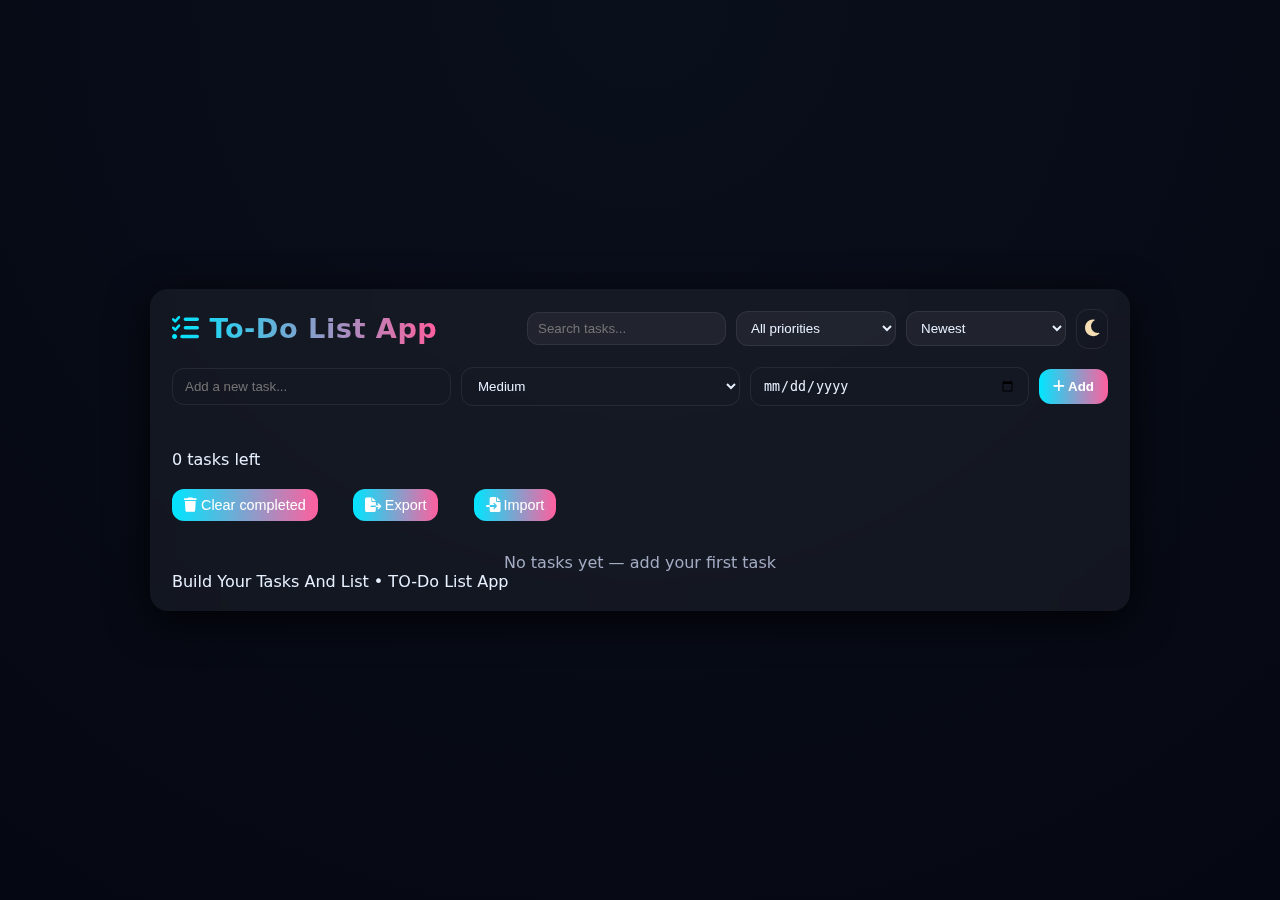
<file: TO-DO LIST APP/index.html>
<!doctype html>
<html lang="en">
<head>
  <meta charset="utf-8" />
  <meta name="viewport" content="width=device-width, initial-scale=1" />
  <title>Advanced To-Do List App — Tushar</title>
  
  <!-- Main stylesheet -->
  <link rel="stylesheet" href="style.css">
  
  
  <!-- Font Awesome for icons -->
  <link rel="stylesheet" href="https://cdnjs.cloudflare.com/ajax/libs/font-awesome/6.5.0/css/all.min.css">
</head>
<body>
  <main class="app">
    
    <!-- ===== HEADER ===== -->
    <header class="app-header">
      <!-- App Title with icon -->
      <h1><i class="fa-solid fa-list-check"></i> To-Do List App</h1>
      
      <!-- Controls: Search, Filter, Sort, Theme Toggle -->
      <div class="controls">
        <!-- Search Box -->
        <input id="searchInput" type="search" placeholder="Search tasks..." aria-label="Search tasks">

        <!-- Priority Filter -->
        <select id="filterPriority" aria-label="Filter by priority">
          <option value="all" style="color: black;">All priorities</option>
          <option value="high" style="color: black;">High</option>
          <option value="medium" style="color: black;">Medium</option>
          <option value="low" style="color: black;">Low</option>
        </select>

        <!-- Sorting -->
        <select id="sortBy" aria-label="Sort tasks">
          <option value="createdDesc" style="color: black;">Newest</option>
          <option value="createdAsc" style="color: black;">Oldest</option>
          <option value="dueAsc" style="color: black;">Due soon</option>
          <option value="priorityDesc" style="color: black;">Priority</option>
        </select>

        <!-- Theme Toggle Button -->
        <button id="themeToggle" class="icon-btn" title="Toggle theme">
          <i class="fa-solid fa-moon" style="color: wheat;"></i>
        </button>
      </div>
    </header>

    <!-- ===== ADD TASK PANEL ===== -->
    <section class="add-panel">
      <div class="field-row">
        <!-- Task Input -->
        <input id="taskInput" type="text" placeholder="Add a new task..." aria-label="New task">
        
        <!-- Priority Selector -->
        <select id="prioritySelect" aria-label="Set priority">
          <option value="medium" style="color: black;">Medium</option>
          <option value="high" style="color: black;">High</option>
          <option value="low" style="color: black;">Low</option>
        </select>
        
        <!-- Due Date -->
        <input id="dueInput" type="date" aria-label="Due date">
        
        <!-- Add Task Button -->
        <button id="addBtn"><i class="fa-solid fa-plus"></i> Add</button>
      </div>
      <!-- Error Message -->
      <div id="inputError" class="input-error" aria-live="polite"></div>
    </section>

    <!-- ===== TASK LIST PANEL ===== -->
    <section class="list-panel">
      <div class="list-header">
        <!-- Stats -->
        <div class="stats" style="margin-top: 20px;">
          <span id="remainingCount">0</span> tasks left
        </div>

        <!-- Bulk Actions -->
        <div class="bulk-actions" style="margin-top: 20px;">
          <button id="clearCompleted" style="margin-right: 30px;">
            <i class="fa-solid fa-trash"></i> Clear completed
          </button>
          
          <button id="exportJson" style="margin-right: 30px;">
            <i class="fa-solid fa-file-export"></i> Export
          </button>
          
          <!-- Hidden file input for import -->
          <input id="importFile" type="file" accept="application/json" hidden>
          
          <button id="importJson">
            <i class="fa-solid fa-file-import"></i> Import
          </button>
        </div>
      </div>

      <!-- Task List -->
      <ul id="taskList" class="task-list" aria-live="polite"></ul>

      <!-- Empty Note -->
      <div class="empty-note" id="emptyNote">No tasks yet — add your first task</div>
    </section>

    <!-- ===== FOOTER ===== -->
    <footer class="app-footer">
      Build Your Tasks And List • TO-Do List App
    </footer>
  </main>

  <!-- Main JavaScript -->
  <script src="script.js"></script>
</body>
</html>
</file>
<file: style.css>
/* ============================= */
/*         ROOT VARIABLES        */
/* ============================= */
:root {
  /* Dark Theme Colors */
  --bg-dark: #0a0f1c; /* Background color dark mode */
  --card-dark: #141a2a; /* Card background dark */
  --muted-dark: #a4acc4; /* Muted text color dark */
  --accent1-dark: #00e6ff; /* Accent color 1 dark */
  --accent2-dark: #ff5f9e; /* Accent color 2 dark */
  --glass-dark: rgba(255, 255, 255, 0.05); /* Glass effect dark mode */

  /* Light Theme Colors */
  --bg-light: #eef3fb; /* Background light mode */
  --card-light: #ffffff; /* Card background light */
  --muted-light: #444; /* Muted text color light */
  --accent1-light: #0066ff; /* Accent color 1 light */
  --accent2-light: #ff477e; /* Accent color 2 light */
  --glass-light: rgba(255, 255, 255, 0.6); /* Glass effect light mode */

  /* Common colors */
  --success: #34d399; /* Success green */
  --danger: #ff6b6b; /* Error red */

  /* UI defaults */
  --radius: 12px; /* Border radius for rounded corners */
  --transition: all 0.25s ease; /* Smooth transition for animations */
}

/* ============================= */
/*     GLOBAL ELEMENT RESET      */
/* ============================= */
* {
  box-sizing: border-box; /* Include padding & border in element's total width/height */
}

html, body {
  height: 100%;
  margin: 0;
  font-family: 'Inter', ui-sans-serif, system-ui, Segoe UI, Roboto, Arial;
  transition: var(--transition); /* Smooth theme change */
}

/* ============================= */
/*      DARK THEME DEFAULTS      */
/* ============================= */
body {
  background: radial-gradient(circle at top, var(--bg-dark), #050812); /* Dark gradient background */
  color: #e8f1ff; /* Light text for dark background */
  display: flex;
  align-items: center;
  justify-content: center;
  padding: 28px;
}

/* ============================= */
/*       APP CONTAINER BOX       */
/* ============================= */
.app {
  width: 100%;
  max-width: 980px;
  background: var(--glass-dark);
  border-radius: 18px;
  padding: 20px 22px;
  box-shadow: 0 10px 40px rgba(0, 0, 0, 0.8);
  backdrop-filter: blur(10px); /* Frosted glass effect */
  transition: var(--transition);
}

/* ============================= */
/*           HEADER BAR          */
/* ============================= */
.app-header {
  display: flex;
  align-items: center;
  justify-content: space-between;
  gap: 12px;
}

.app-header h1 {
  margin: 0;
  font-size: 1.7rem;
  letter-spacing: 0.5px;
  background: linear-gradient(90deg, var(--accent1-dark), var(--accent2-dark));
  background-clip: text;
  -webkit-background-clip: text;
  -webkit-text-fill-color: transparent;
  color: transparent;
}

/* ============================= */
/*       HEADER CONTROLS         */
/* ============================= */
.controls {
  display: flex;
  gap: 10px;
  align-items: center;
}

.controls input[type=search],
.controls select {
  padding: 8px 10px;
  border-radius: var(--radius);
  border: 1px solid rgba(255, 255, 255, 0.08);
  background: var(--glass-dark);
  color: inherit;
  min-width: 160px;
  transition: var(--transition);
}

/* Hover effect for controls */
.controls input[type=search]:hover,
.controls select:hover {
  transform: scale(1.03);
  border-color: var(--accent1-dark);
  box-shadow: 0 0 8px var(--accent1-dark);
}

/* ============================= */
/*        THEME TOGGLE BTN       */
/* ============================= */
.icon-btn {
  background: transparent;
  border: 1px solid rgba(255, 255, 255, 0.08);
  padding: 8px;
  border-radius: var(--radius);
  cursor: pointer;
  font-size: 1.2rem;
  transition: var(--transition);
}

.icon-btn:hover {
  background: linear-gradient(90deg, var(--accent1-dark), var(--accent2-dark));
  color: #fff;
  transform: rotate(10deg) scale(1.1);
  box-shadow: 0 4px 15px var(--accent1-dark);
}

/* ============================= */
/*         ADD PANEL ROW         */
/* ============================= */
.add-panel {
  margin-top: 18px;
}

.field-row {
  display: flex;
  gap: 10px;
  align-items: center;
}

.field-row input[type=text],
.field-row select,
.field-row input[type=date] {
  padding: 10px 12px;
  border-radius: var(--radius);
  border: 1px solid rgba(255, 255, 255, 0.08);
  background: transparent;
  color: inherit;
  flex: 1;
  transition: var(--transition);
}

/* Hover effect for inputs */
.field-row input:hover,
.field-row select:hover,
.field-row input[type=date]:hover {
  border-color: var(--accent2-dark);
  box-shadow: 0 0 8px var(--accent2-dark);
}

/* Add button styling */
#addBtn {
  padding: 10px 14px;
  border-radius: var(--radius);
  border: none;
  background: linear-gradient(90deg, var(--accent1-dark), var(--accent2-dark));
  color: #fff;
  font-weight: 600;
  cursor: pointer;
  transition: var(--transition);
}

#addBtn:hover {
  transform: translateY(-2px) scale(1.05);
  box-shadow: 0 4px 15px var(--accent2-dark);
}

/* Error text */
.input-error {
  color: var(--danger);
  font-size: 0.9rem;
  margin-top: 8px;
  min-height: 1.1em;
}

/* ============================= */
/*          TASK LIST UI         */
/* ============================= */
.task-list {
  list-style: none;
  padding: 0;
  margin: 16px 0;
  display: flex;
  flex-direction: column;
  gap: 10px;
}

/* Individual task card */
.task-card {
  display: flex;
  align-items: center;
  gap: 12px;
  padding: 12px;
  border-radius: var(--radius);
  background: var(--glass-dark);
  border: 1px solid rgba(255, 255, 255, 0.05);
  transition: var(--transition);
}

.task-card:hover {
  transform: scale(1.02);
  box-shadow: 0 4px 20px rgba(0, 255, 255, 0.15);
}

/* Task checkbox */
.checkbox {
  width: 20px;
  height: 20px;
  border-radius: 6px;
  border: 2px solid rgba(255, 255, 255, 0.1);
  display: flex;
  align-items: center;
  justify-content: center;
  cursor: pointer;
}

.checkbox.checked {
  background: linear-gradient(90deg, var(--accent1-dark), var(--accent2-dark));
  border: none;
  color: #fff;
}

/* Task text & meta */
.task-main {
  flex: 1;
  display: flex;
  flex-direction: column;
}

.task-title {
  font-weight: 600;
}

.task-meta {
  font-size: 0.85rem;
  color: var(--muted-dark);
  margin-top: 4px;
}

/* Priority label colors */
.priority-high {
  background: rgba(255, 90, 90, 0.15);
  color: #ff7b7b;
}
.priority-medium {
  background: rgba(255, 206, 80, 0.12);
  color: #ffd580;
}
.priority-low {
  background: rgba(113, 243, 211, 0.1);
  color: #7ee7c7;
}

/* Completed task style */
.task-title.completed {
  text-decoration: line-through;
  color: rgba(255, 255, 255, 0.45);
}

/* Empty task note */
.empty-note {
  color: var(--muted-dark);
  text-align: center;
  margin-top: 10px;
}

/* ============================= */
/*           LIGHT THEME         */
/* ============================= */
body.light {
  background: linear-gradient(135deg, #f7faff, #dde7f6);
  color: #0b1220;
}

body.light .app {
  background: var(--glass-light);
  box-shadow: 0 8px 30px rgba(12, 20, 40, 0.08);
  backdrop-filter: blur(8px);
}

body.light .app-header h1 {
  background: linear-gradient(90deg, var(--accent1-light), var(--accent2-light));
  background-clip: text;
  -webkit-background-clip: text;
  -webkit-text-fill-color: transparent;
  color: transparent;
}

body.light .controls input[type=search],
body.light .controls select {
  background: rgba(255, 255, 255, 0.85);
  border-color: rgba(0, 0, 0, 0.06);
  color: #0b1220;
}

body.light .icon-btn {
  border: 1px solid rgba(0, 0, 0, 0.06);
}

body.light .icon-btn:hover {
  background: linear-gradient(90deg, var(--accent1-light), var(--accent2-light));
  color: #fff;
}

body.light #addBtn {
  background: linear-gradient(90deg, var(--accent1-light), var(--accent2-light));
}

body.light .task-card {
  background: var(--card-light);
  border-color: rgba(0, 0, 0, 0.05);
}

body.light .task-meta {
  color: var(--muted-light);
}

body.light .empty-note {
  color: var(--muted-light);
}

body.light .bulk-actions button {
  background: linear-gradient(90deg, var(--accent1-light), var(--accent2-light));
}

/* ============================= */
/*     BULK ACTION BUTTONS       */
/* ============================= */
.bulk-actions button {
  background: linear-gradient(90deg, var(--accent1-dark), var(--accent2-dark));
  border: none;
  color: white;
  padding: 8px 12px;
  border-radius: var(--radius);
  font-size: 0.9rem;
  cursor: pointer;
  transition: var(--transition);
}

.bulk-actions button:hover {
  transform: scale(1.05);
  box-shadow: 0 4px 12px var(--accent1-dark);
}

/* ============================= */
/*         RESPONSIVENESS        */
/* ============================= */
@media (max-width: 700px) {
  .field-row {
    flex-direction: column;
    align-items: stretch;
  }
  .controls {
    flex-wrap: wrap;
  }
}
</file>
<file: calculator/style.css>
/* ============================= */
/*  Theme Variables Setup      */
/* ============================= */

/* Default Dark Theme Variables */
:root {
    --bg-color: #1e1e1e;
    /* Background color of calculator */
    --text-color: #0f0;
    /* Text color for display and buttons */
    --btn-color: #2d2d2d;
    /* Default button background */
    --btn-hover: #00adb5;
    /* Hover color on buttons */
    --operator-color: #393e46;
    /* Background color for operator buttons */
    --memory-color: #6c5ce7;
    /* Background color for memory buttons */
    --equal-color: #00adb5;
    /* Background for equal button */
    --clear-color: #ff5722;
    /* Background for clear button */
}

/* Light Theme Override Variables */
body.light {
    --bg-color: #f1f1f1;
    /* Light background for calculator */
    --text-color: #222;
    /* Darker text for light theme */
    --btn-color: #fefefe;
    /* Light background for buttons */
    --btn-hover: #007bff;
    /* Blue hover color */
    --operator-color: #d3d3d3;
    /* Light operator background */
    --memory-color: #6f42c1;
    /* Purple for memory button */
    --equal-color: #007bff;
    /* Blue for equal button */
    --clear-color: #dc3545;
    /* Red for clear button */
    background: linear-gradient(to right, #ffffff, #e6e6e6);
    /* Light gradient */
}

/* ============================= */
/*  Reset and Base Styles      */
/* ============================= */

* {
    box-sizing: border-box;
    margin: 0;
    padding: 0;
}

/* Base layout for calculator on page */
body {
    display: flex;
    justify-content: center;
    align-items: center;
    min-height: 100vh;
    font-family: 'Orbitron', sans-serif;
    padding: 20px;
    transition: background 0.4s ease;
}

/* ============================= */
/*  Calculator Container Style */
/* ============================= */

.calculator {
    background: var(--bg-color);
    /* Dynamic background */
    border-radius: 20px;
    /* Rounded corners */
    padding: 20px;
    width: 100%;
    max-width: 400px;
    box-shadow: 0 30px 50px rgba(0, 0, 0, 0.5);
    /* Depth shadow */
    transition: all 0.4s ease;
    transform: perspective(1000px) rotateX(4deg);
    /* 3D tilt effect */
    animation: popUp 0.8s ease-out;
    /* Entry animation */
    position: relative;
    backdrop-filter: blur(12px);
    /* Glass effect */
    border: 1px solid rgba(255, 255, 255, 0.1);
    /* Soft border */
}

/* ============================= */
/*  Animation for Pop-Up       */
/* ============================= */

@keyframes popUp {
    0% {
        opacity: 0;
        transform: scale(0.8) rotateX(10deg);
    }

    100% {
        opacity: 1;
        transform: scale(1) rotateX(0deg);
    }
}

/* ============================= */
/*  Theme Switch Toggle        */
/* ============================= */

.form-check.form-switch {
    position: absolute;
    top: -50px;
    right: 0;
    display: flex;
    align-items: center;
    gap: 8px;
}

/* Toggle switch border black */
.form-check-input {
    border: 2px solid black;
    /*  this sets black border */
}


/* ============================= */
/*  Display Bar Style          */
/* ============================= */

.display {
    background: rgba(0, 0, 0, 0.6);
    border-radius: 12px;
    color: var(--text-color);
    /* Dynamic text color */
    padding: 20px;
    font-size: 2rem;
    text-align: right;
    overflow-x: auto;
    /* Scrollable display */
    white-space: nowrap;
    text-shadow: 0 0 8px limegreen;
    /* Glowing text */
    box-shadow: inset 0 0 10px rgba(0, 0, 0, 0.4);
    /* Inset shadow */
    border: 1px solid rgba(255, 255, 255, 0.1);
}

/* ============================= */
/*  Button Grid Layout         */
/* ============================= */

.buttons {
    display: grid;
    grid-template-columns: repeat(4, 1fr);
    /* 4 columns */
    gap: 15px;
    margin-top: 20px;
}

/* ============================= */
/*  Button Common Styles       */
/* ============================= */

button {
    padding: 20px;
    border: none;
    border-radius: 14px;
    background: var(--btn-color);
    /* Dynamic background */
    color: var(--text-color);
    font-size: 1.2rem;
    cursor: pointer;
    transition: all 0.2s ease;
    transform: translateZ(0);
    box-shadow:
        4px 4px 10px rgba(0, 0, 0, 0.4),
        -4px -4px 10px rgba(255, 255, 255, 0.1),
        inset -2px -2px 5px rgba(255, 255, 255, 0.05),
        inset 2px 2px 5px rgba(0, 0, 0, 0.2);
}

/* On Hover - scale and color change */
button:hover {
    background: var(--btn-hover);
    transform: scale(1.05);
}

/* On Active - press down effect */
button:active {
    box-shadow:
        inset 4px 4px 8px rgba(0, 0, 0, 0.5),
        inset -4px -4px 8px rgba(255, 255, 255, 0.05);
    transform: scale(0.96);
}

/* ============================= */
/*  Special Button Styles       */
/* ============================= */

/* Equal Button */
.equal {
    background: var(--equal-color);
    color: white;
    box-shadow:
        0 0 15px var(--equal-color),
        inset -2px -2px 4px rgba(255, 255, 255, 0.2),
        inset 2px 2px 4px rgba(0, 0, 0, 0.4);
}

/* Clear Button */
.clear {
    background: var(--clear-color);
    color: white;
    box-shadow:
        0 0 15px var(--clear-color),
        inset -2px -2px 4px rgba(255, 255, 255, 0.2),
        inset 2px 2px 4px rgba(0, 0, 0, 0.4);
}

/* Operator Buttons (+, -, *, /) */
.operator {
    background: var(--operator-color);
    box-shadow:
        3px 3px 8px rgba(0, 0, 0, 0.4),
        inset -2px -2px 5px rgba(255, 255, 255, 0.08),
        inset 2px 2px 5px rgba(0, 0, 0, 0.3);
}

/* Memory Buttons (M+, MR, etc.) */
.memory {
    background: var(--memory-color);
    color: white;
    box-shadow:
        0 0 12px var(--memory-color),
        inset -1px -1px 3px rgba(255, 255, 255, 0.2),
        inset 1px 1px 3px rgba(0, 0, 0, 0.4);
}

/* ============================= */
/*  Responsive Support         */
/* ============================= */

@media (max-width: 480px) {
    button {
        padding: 16px;
        font-size: 1rem;
    }

    .display {
        font-size: 1.5rem;
    }
}
</file>
<file: Portfolio Basic project/css/style.css>
/* 
==================================================================
GLOBAL STYLES
==================================================================
*/

/* Apply Google font "Josefin Sans" to entire site and prevent horizontal scroll */
html, body {
    font-family: 'Josefin Sans', sans-serif; /* Font for the whole page */
    font-weight: 400; /* Default font weight */
    overflow-x: hidden; /* Prevent unwanted horizontal scrollbars */
}

/* 
==================================================================
NAVIGATION BAR STYLING
==================================================================
*/

/* Menu icon styling (mobile menu toggle button) */
.nav-menu {
    border: none; /* Remove border */
    background-color: #fff; /* White background */
    font-size: 1.5rem; /* Slightly bigger size for visibility */
    color: #fca61f; /* Orange accent color */
}

/* Navigation links default style */
.navbar-nav a {
    color: black; /* Default text color */
    position: relative; /* Needed for the underline animation */
}

/* Hover effect: change link color */
.navbar-nav a:hover {
    color: #fca61f; /* Change to orange when hovered */
}

/* Underline animation setup for navbar links */
.navbar-nav a:after {    
    background: transparent; /* Transparent until animation triggers */
    bottom: 0;
    content: "";
    display: block;
    height: 2px;
    left: 50%; /* Start from middle */
    top: 35px; /* Position just below text */
    position: absolute;
    background: #fca61f; /* Orange underline */
    transition: width 0.3s ease, left 0.3s ease;
    width: 0; /* Initially invisible */
}

/* Underline animation on hover */
.navbar-nav a:hover:after { 
    width: 100%; /* Expand to full width */
    left: 0; 
}

/* Contact button in navbar */
.c-btn {
    border: none; 
    background: #fca61f; /* Orange background */
    color: #fff; /* White text */
    font-size: 1.2rem; /* Slightly bigger for visibility */
}

/* 
==================================================================
HOME SECTION
==================================================================
*/

.home {
    background: linear-gradient(33deg, rgba(242,242,255,1) 0%, rgba(235,249,255,1) 100%);
    padding: 30px 0px 10px 0px; /* Top & bottom spacing */
}

/* Main heading in home section */
.home h2 {
    font-size: 3rem;
    line-height: 4rem; /* Good spacing between lines */
}

/* Highlighted orange-colored heading text */
.c-orange {
    color: #6f34fe; /* Purple instead of orange */
    font-weight: 700;
    font-size: 4rem;
}

/* Paragraph inside home section */
.home p {
    width: fit-content;
    margin-top: 1rem;
    font-size: 1.2rem;
}

/* Hover effect for call-to-action button */
.h-btn:hover {
    background: #6f34fe; /* Purple background */
    color: #fff;
    transform: translateY(-20px); /* Lift button */
    transition-duration: 1s;
}

/* Styled link with animated underline */
.link {
    text-decoration: none;
    font-size: 1.2rem;
    color: #fca61f;
    position: relative;
}

/* Invisible underline initially */
.link::after {
    content: '';
    position: absolute;
    width: 100%;
    transform: scaleX(0); /* Hidden by scaling */
    height: 2px;
    bottom: 0;
    left: 0;
    top: 20px;
    background-color: #6f34fe;
    transform-origin: bottom right;
    transition: transform 0.25s ease-out;
}

/* Change text color on hover */
.link:hover {
    color: #6f34fe;
}

/* Animate underline expansion */
.link:hover::after {
    transform: scaleX(1);
    transform-origin: bottom left;
}

/* Floating animation for home image */
.home img {
    animation: floatimg 4s ease-in-out infinite;
}

@keyframes floatimg {
    0%   { transform: translateX(0); }
    50%  { transform: translateX(-24px); }
    100% { transform: translateX(0); }
}

/* 
==================================================================
EXPERTISE SECTION
==================================================================
*/

.heading small {
    color: #6f34fe;
    font-size: 1.5rem;
    font-weight: 600;
}

.heading h3 {
    margin-top: 0.5rem;
    color: #3f396d;
    font-size: 2.5rem;
    font-weight: 700;
}

/* Card titles in expertise section */
.expertise h4 {
    color: #3f396d;
    font-weight: 700;
}

/* Links in expertise cards */
.expertise a {
    text-decoration: none;
    color: #fca61f;
}
.expertise a:hover {
    color: #6f34fe;
}

/* Expertise card layout */
.expertise .service-card {
    text-align: center;
    padding: 15px;
    border-radius: 0.7rem;
}

/* 
==================================================================
SKILL SECTION
==================================================================
*/

.skill {
    background-color: rgb(234, 234, 249);
}

/* Individual progress card */
.progress-card {
    padding: 12% 10% 10% 15%;
    background-color: #fff;
    text-align: center;
    border-radius: 10%;
}

/* Hover zoom effect on progress card */
.progress-card:hover {
    transform: scale(1.1);
    transition-duration: 0.6s;
}

/* Circular progress bar container */
.circular-progress {
    position: relative;
    height: 130px;
    width: 130px;
    border-radius: 50%;
    background: conic-gradient(#7d2ae8 3.6deg, #ededed 0deg);
    display: flex;
    align-items: center;
    justify-content: center;
}

/* Inner white circle for progress bar */
.circular-progress::before {
    content: "";
    position: absolute;
    height: 120px;
    width: 120px;
    border-radius: 50%;
    background-color: #fff;
}

/* Progress text inside circle */
.progress-value {
    position: relative;
    font-size: 1.5rem;
    font-weight: 600;
}

/* Different colors for different skills */
.html-progress       { color: #fca61f; }
.javascript-progress { color: #6f34fe; }
.php-progress        { color: #20c997; }
.reactjs-progress    { color: #3f396d; }

.text {
    font-size: 1.2rem;
    font-weight: 500;
}
.heading p {
    font-size: 1.3rem;
}

/* 
==================================================================
PORTFOLIO SECTION
==================================================================
*/

#myBtnContainer {
    margin-bottom: 45px;
}

#myBtnContainer button {
    border: none;
    color: black;
    background: transparent;
    font-size: 20px;
    font-weight: 600;
    cursor: pointer;   
    display: inline-block;
    margin: 0 25px;
}

/* Hover color change */
#myBtnContainer button:hover {
    color: #fca61f;
}

/* Remove focus outline */
#myBtnContainer button:focus {
    outline: none;
}

/* Portfolio post card title */
.post .content h4 {
    font-size: 1rem;
    font-weight: 700;
}

/* Remove border from portfolio cards */
.post .card {
    border: none;
}

/* 
==================================================================
TESTIMONIAL SECTION
==================================================================
*/

.testimonial img:hover {
    transform: scale(1.2);
    transition-duration: 1s;
}

.testimonial h4 {
    color: #3f396d;
}

.testimonial i {
    font-size: 2.9rem;
    color: #fca61f;
}

/* Buttons for testimonial carousel */
.testimonial .nextprev-btn {
    border: none;
    background-color: #fff;
}

/* Hover animations for navigation arrows */
.prev:hover, .prev-btn:hover {
    color: #6f34fe;
    transform: translateX(-10px);
    transition-duration: 1s;
}
.next:hover, .next-btn:hover {
    color: #6f34fe;
    transform: translateX(10px);
    transition-duration: 1s;
}

/* 
==================================================================
BLOG SECTION
==================================================================
*/

.blog {
    background-color: #f2f2ff;
}

.blog .blogpost .card {
    border: none;
    border-radius: 5%;
}

.nav-bg {
    background-color: #fff;
}

.blog .blogpost small {
    color: #6f34fe;
    font-size: 1.1rem;
}

.blog .blogpost h4, .blogpost a {
    color: #3f396d;
    font-weight: 700;
    margin-top: 1rem;
    text-decoration: none;
}

.blogpost a:hover {
    color: #fca61f;
}

.blog .blogpost .read-more-btn {
    text-decoration: none;
    color: #fca61f;
    font-size: 1.1rem;
}
.blog .blogpost .read-more-btn:hover {
    color: #6f34fe;
}

/* 
==================================================================
MODAL STYLING
==================================================================
*/

.btn-c {
    margin-left: 94%;
    background-color: transparent;
    border: none;
    color: #fff;
    font-size: 2rem;
    margin-top: -3%;
}

.btn-c i {
    color: #fca61f;
}

.modal-body .content span {
    font-size: 1rem;
}

.modal-body .content small {
    font-size: 1rem;
    color: #6f34fe;
}

/* 
==================================================================
CONTACT SECTION
==================================================================
*/

.contact {
    background-color: #f3f3f3;
}

.contact-details i {
    font-size: 1.5rem;
    color: #fca61f;
}

.contact-details p {
    font-size: 1.2rem;
    margin-left: 1rem;
}

/* Input field focus effect */
.contact-form .form-control:focus {
    box-shadow: none;
    border: 1px solid #fca61f;
}

/* General form input styling */
.contact-form .form-control {
    padding: 10px;
    width: 80%;
}

/* 
==================================================================
FOOTER SECTION
==================================================================
*/

footer {
    background-color: #211e39;
}

footer .link-group a {
    margin-left: 10px;
    margin-right: 10px;
    text-decoration: none;
    color: #6c757d;
    font-size: 1.1rem;
    margin-top: 1rem;
}

footer .link-group a:hover {
    color: #fca61f;
}

/* Social media buttons */
.social-links button {
    border: none;
    margin-right: 1rem;
    font-size: 1.2rem;
    background-color: #fff;
    padding: 14px 15px 10px 15px;
}

/* Dribble icon */
.social-links .dribble {
    color: #f33a7e;
}
.social-links .dribble:hover {
    background-color: #f33a7e;
}

/* WhatsApp icon */
.social-links .whatsapp {
    color: #25D366;
}
.social-links .whatsapp:hover {
    background-color: #25D366;
}

/* Behance icon */
.social-links .behance {
    color: #255afc;
}
.social-links .behance:hover {
    background-color: #255afc;
}

/* Hover animation for social icons */
.social-links button:hover {
    color: #fff;
    transform: translateY(-20px);
    transition-duration: 1s;
}

/* 
==================================================================
BACK TO TOP BUTTON
==================================================================
*/

#btn-back-to-top {
    position: fixed;
    bottom: 40px;
    right: 40px;
    display: none;
    font-size: 1.4rem;
    background-color: #fca61f;
    color: #fff;
    animation: pulse 3s infinite; /* Pulsating effect */
}
</file>
<file: TO-DO LIST APP/style.css>
/* ============================= */
/*         ROOT VARIABLES        */
/* ============================= */
:root {
  /* Dark Theme Colors */
  --bg-dark: #0a0f1c; /* Background color dark mode */
  --card-dark: #141a2a; /* Card background dark */
  --muted-dark: #a4acc4; /* Muted text color dark */
  --accent1-dark: #00e6ff; /* Accent color 1 dark */
  --accent2-dark: #ff5f9e; /* Accent color 2 dark */
  --glass-dark: rgba(255, 255, 255, 0.05); /* Glass effect dark mode */

  /* Light Theme Colors */
  --bg-light: #eef3fb; /* Background light mode */
  --card-light: #ffffff; /* Card background light */
  --muted-light: #444; /* Muted text color light */
  --accent1-light: #0066ff; /* Accent color 1 light */
  --accent2-light: #ff477e; /* Accent color 2 light */
  --glass-light: rgba(255, 255, 255, 0.6); /* Glass effect light mode */

  /* Common colors */
  --success: #34d399; /* Success green */
  --danger: #ff6b6b; /* Error red */

  /* UI defaults */
  --radius: 12px; /* Border radius for rounded corners */
  --transition: all 0.25s ease; /* Smooth transition for animations */
}

/* ============================= */
/*     GLOBAL ELEMENT RESET      */
/* ============================= */
* {
  box-sizing: border-box; /* Include padding & border in element's total width/height */
}

html, body {
  height: 100%;
  margin: 0;
  font-family: 'Inter', ui-sans-serif, system-ui, Segoe UI, Roboto, Arial;
  transition: var(--transition); /* Smooth theme change */
}

/* ============================= */
/*      DARK THEME DEFAULTS      */
/* ============================= */
body {
  background: radial-gradient(circle at top, var(--bg-dark), #050812); /* Dark gradient background */
  color: #e8f1ff; /* Light text for dark background */
  display: flex;
  align-items: center;
  justify-content: center;
  padding: 28px;
}

/* ============================= */
/*       APP CONTAINER BOX       */
/* ============================= */
.app {
  width: 100%;
  max-width: 980px;
  background: var(--glass-dark);
  border-radius: 18px;
  padding: 20px 22px;
  box-shadow: 0 10px 40px rgba(0, 0, 0, 0.8);
  backdrop-filter: blur(10px); /* Frosted glass effect */
  transition: var(--transition);
}

/* ============================= */
/*           HEADER BAR          */
/* ============================= */
.app-header {
  display: flex;
  align-items: center;
  justify-content: space-between;
  gap: 12px;
}

.app-header h1 {
  margin: 0;
  font-size: 1.7rem;
  letter-spacing: 0.5px;
  background: linear-gradient(90deg, var(--accent1-dark), var(--accent2-dark));
  background-clip: text;
  -webkit-background-clip: text;
  -webkit-text-fill-color: transparent;
  color: transparent;
}

/* ============================= */
/*       HEADER CONTROLS         */
/* ============================= */
.controls {
  display: flex;
  gap: 10px;
  align-items: center;
}

.controls input[type=search],
.controls select {
  padding: 8px 10px;
  border-radius: var(--radius);
  border: 1px solid rgba(255, 255, 255, 0.08);
  background: var(--glass-dark);
  color: inherit;
  min-width: 160px;
  transition: var(--transition);
}

/* Hover effect for controls */
.controls input[type=search]:hover,
.controls select:hover {
  transform: scale(1.03);
  border-color: var(--accent1-dark);
  box-shadow: 0 0 8px var(--accent1-dark);
}

/* ============================= */
/*        THEME TOGGLE BTN       */
/* ============================= */
.icon-btn {
  background: transparent;
  border: 1px solid rgba(255, 255, 255, 0.08);
  padding: 8px;
  border-radius: var(--radius);
  cursor: pointer;
  font-size: 1.2rem;
  transition: var(--transition);
}

.icon-btn:hover {
  background: linear-gradient(90deg, var(--accent1-dark), var(--accent2-dark));
  color: #fff;
  transform: rotate(10deg) scale(1.1);
  box-shadow: 0 4px 15px var(--accent1-dark);
}

/* ============================= */
/*         ADD PANEL ROW         */
/* ============================= */
.add-panel {
  margin-top: 18px;
}

.field-row {
  display: flex;
  gap: 10px;
  align-items: center;
}

.field-row input[type=text],
.field-row select,
.field-row input[type=date] {
  padding: 10px 12px;
  border-radius: var(--radius);
  border: 1px solid rgba(255, 255, 255, 0.08);
  background: transparent;
  color: inherit;
  flex: 1;
  transition: var(--transition);
}

/* Hover effect for inputs */
.field-row input:hover,
.field-row select:hover,
.field-row input[type=date]:hover {
  border-color: var(--accent2-dark);
  box-shadow: 0 0 8px var(--accent2-dark);
}

/* Add button styling */
#addBtn {
  padding: 10px 14px;
  border-radius: var(--radius);
  border: none;
  background: linear-gradient(90deg, var(--accent1-dark), var(--accent2-dark));
  color: #fff;
  font-weight: 600;
  cursor: pointer;
  transition: var(--transition);
}

#addBtn:hover {
  transform: translateY(-2px) scale(1.05);
  box-shadow: 0 4px 15px var(--accent2-dark);
}

/* Error text */
.input-error {
  color: var(--danger);
  font-size: 0.9rem;
  margin-top: 8px;
  min-height: 1.1em;
}

/* ============================= */
/*          TASK LIST UI         */
/* ============================= */
.task-list {
  list-style: none;
  padding: 0;
  margin: 16px 0;
  display: flex;
  flex-direction: column;
  gap: 10px;
}

/* Individual task card */
.task-card {
  display: flex;
  align-items: center;
  gap: 12px;
  padding: 12px;
  border-radius: var(--radius);
  background: var(--glass-dark);
  border: 1px solid rgba(255, 255, 255, 0.05);
  transition: var(--transition);
}

.task-card:hover {
  transform: scale(1.02);
  box-shadow: 0 4px 20px rgba(0, 255, 255, 0.15);
}

/* Task checkbox */
.checkbox {
  width: 20px;
  height: 20px;
  border-radius: 6px;
  border: 2px solid rgba(255, 255, 255, 0.1);
  display: flex;
  align-items: center;
  justify-content: center;
  cursor: pointer;
}

.checkbox.checked {
  background: linear-gradient(90deg, var(--accent1-dark), var(--accent2-dark));
  border: none;
  color: #fff;
}

/* Task text & meta */
.task-main {
  flex: 1;
  display: flex;
  flex-direction: column;
}

.task-title {
  font-weight: 600;
}

.task-meta {
  font-size: 0.85rem;
  color: var(--muted-dark);
  margin-top: 4px;
}

/* Priority label colors */
.priority-high {
  background: rgba(255, 90, 90, 0.15);
  color: #ff7b7b;
}
.priority-medium {
  background: rgba(255, 206, 80, 0.12);
  color: #ffd580;
}
.priority-low {
  background: rgba(113, 243, 211, 0.1);
  color: #7ee7c7;
}

/* Completed task style */
.task-title.completed {
  text-decoration: line-through;
  color: rgba(255, 255, 255, 0.45);
}

/* Empty task note */
.empty-note {
  color: var(--muted-dark);
  text-align: center;
  margin-top: 10px;
}

/* ============================= */
/*           LIGHT THEME         */
/* ============================= */
body.light {
  background: linear-gradient(135deg, #f7faff, #dde7f6);
  color: #0b1220;
}

body.light .app {
  background: var(--glass-light);
  box-shadow: 0 8px 30px rgba(12, 20, 40, 0.08);
  backdrop-filter: blur(8px);
}

body.light .app-header h1 {
  background: linear-gradient(90deg, var(--accent1-light), var(--accent2-light));
  background-clip: text;
  -webkit-background-clip: text;
  -webkit-text-fill-color: transparent;
  color: transparent;
}

body.light .controls input[type=search],
body.light .controls select {
  background: rgba(255, 255, 255, 0.85);
  border-color: rgba(0, 0, 0, 0.06);
  color: #0b1220;
}

body.light .icon-btn {
  border: 1px solid rgba(0, 0, 0, 0.06);
}

body.light .icon-btn:hover {
  background: linear-gradient(90deg, var(--accent1-light), var(--accent2-light));
  color: #fff;
}

body.light #addBtn {
  background: linear-gradient(90deg, var(--accent1-light), var(--accent2-light));
}

body.light .task-card {
  background: var(--card-light);
  border-color: rgba(0, 0, 0, 0.05);
}

body.light .task-meta {
  color: var(--muted-light);
}

body.light .empty-note {
  color: var(--muted-light);
}

body.light .bulk-actions button {
  background: linear-gradient(90deg, var(--accent1-light), var(--accent2-light));
}

/* ============================= */
/*     BULK ACTION BUTTONS       */
/* ============================= */
.bulk-actions button {
  background: linear-gradient(90deg, var(--accent1-dark), var(--accent2-dark));
  border: none;
  color: white;
  padding: 8px 12px;
  border-radius: var(--radius);
  font-size: 0.9rem;
  cursor: pointer;
  transition: var(--transition);
}

.bulk-actions button:hover {
  transform: scale(1.05);
  box-shadow: 0 4px 12px var(--accent1-dark);
}

/* ============================= */
/*         RESPONSIVENESS        */
/* ============================= */
@media (max-width: 700px) {
  .field-row {
    flex-direction: column;
    align-items: stretch;
  }
  .controls {
    flex-wrap: wrap;
  }
}
</file>
